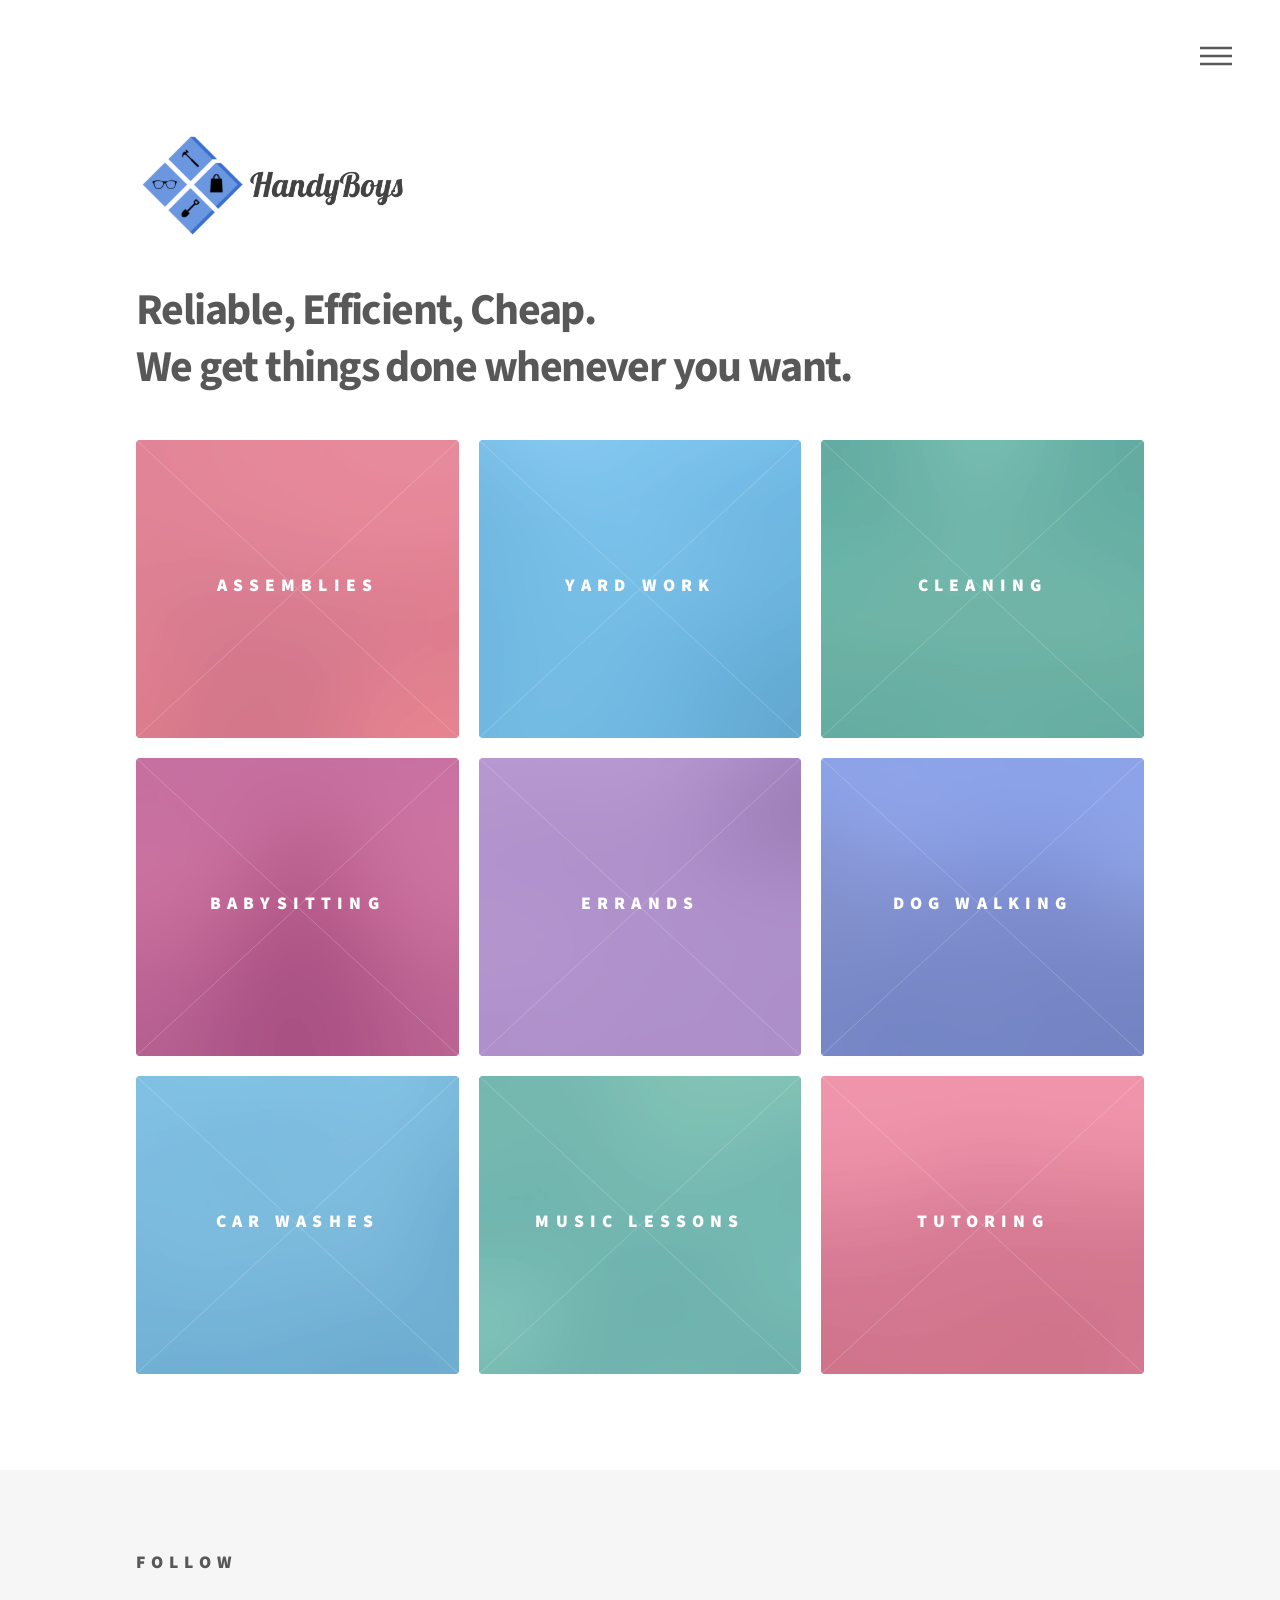
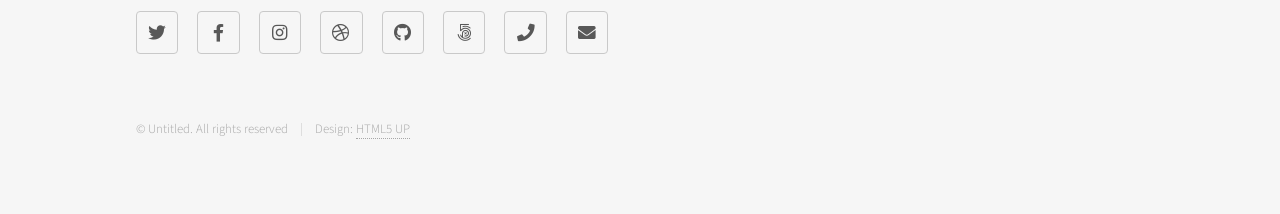
<file: index.html>
<!DOCTYPE HTML>
<!--
	Phantom by HTML5 UP
	html5up.net | @ajlkn
	Free for personal and commercial use under the CCA 3.0 license (html5up.net/license)
-->
<html>
	<head>
		<title>HandyBoys</title>
		<meta charset="utf-8" />
		<meta name="viewport" content="width=device-width, initial-scale=1, user-scalable=no" />
		<link rel="stylesheet" href="assets/css/main.css" />
		<noscript><link rel="stylesheet" href="assets/css/noscript.css" /></noscript>
	</head>
	<body class="is-preload">
		<!-- Wrapper -->
			<div id="wrapper">

				<!-- Header -->
					<header id="header">
						<div class="inner">

							<!-- Logo -->
								<a href="index.html" class="logo">
									<span class="symbol"><img src="images/lighter-brand.png" alt="" />
								</a>

							<!-- Nav -->
								<nav>
									<ul>
										<li><a href="#menu">Menu</a></li>
									</ul>
								</nav>

						</div>
					</header>

				<!-- Menu -->
					<nav id="menu">
						<h2>Menu</h2>
						<ul>
							<li><a href="index.html">Home</a></li>
							<li><a href="generic.html">About Us</a></li>
						</ul>
					</nav>

				<!-- Main -->
					<div id="main">
						<div class="inner">
							<header>
								<h1>Reliable, Efficient, Cheap.<br />
								We get things done whenever you want.</h1>
							</header>
							<section class="tiles">
								<article class="style1">
									<span class="image">
										<img src="images/pic01.jpg" alt="" />
									</span>
									<a href="assemblies.html">
										<h2>Assemblies</h2>
										<div class="content">
											<p>$12.00 USD per hour. Click for details.</p>
										</div>
									</a>
								</article>
								<article class="style2">
									<span class="image">
										<img src="images/pic02.jpg" alt="" />
									</span>
									<a href="yardwork.html">
										<h2>Yard Work</h2>
										<div class="content">
											<p>$12.00 USD per hour. Click for details.</p>
										</div>
									</a>
								</article>
								<article class="style3">
									<span class="image">
										<img src="images/pic03.jpg" alt="" />
									</span>
									<a href="cleaning.html">
										<h2>Cleaning</h2>
										<div class="content">
											<p>$12.00 USD per hour. Click for details.</p>
										</div>
									</a>
								</article>
								<article class="style4">
									<span class="image">
										<img src="images/pic04.jpg" alt="" />
									</span>
									<a href="babysitting.html">
										<h2>Babysitting</h2>
										<div class="content">
											<p>$15.00 USD per hour, with packages. Click for details.</p>
										</div>
									</a>
								</article>
								<article class="style5">
									<span class="image">
										<img src="images/pic05.jpg" alt="" />
									</span>
									<a href="errands.html">
										<h2>Errands</h2>
										<div class="content">
											<p>$12.00 flat rate + 10% of final cost + Additional distance fee. Click for details.</p>
										</div>
									</a>
								</article>
								<article class="style6">
									<span class="image">
										<img src="images/pic06.jpg" alt="" />
									</span>
									<a href="dog_walking.html">
										<h2>Dog Walking</h2>
										<div class="content">
											<p>$10.00 USD per walk, with packages. Click for details.</p>
										</div>
									</a>
								</article>
								<article class="style2">
									<span class="image">
										<img src="images/pic07.jpg" alt="" />
									</span>
									<a href="carwash.html">
										<h2>Car Washes</h2>
										<div class="content">
											<p>$20.00 USD per car exterior only. $30.00 per car for exterior + interior detailing. Click for details.</p>
										</div>
									</a>
								</article>
								<article class="style3">
									<span class="image">
										<img src="images/pic08.jpg" alt="" />
									</span>
									<a href="instrument.html">
										<h2>Music Lessons</h2>
										<div class="content">
											<p>$20.00 USD per session. Click for details.</p>
										</div>
									</a>
								</article>
								<article class="style1">
									<span class="image">
										<img src="images/pic09.jpg" alt="" />
									</span>
									<a href="tutoring.html">
										<h2>Tutoring</h2>
										<div class="content">
											<p>$20.00 USD per session. Click for details..</p>
										</div>
									</a>
								</article>
							</section>
						</div>
					</div>

				<!-- Footer -->
					<footer id="footer">
						<div class="inner">
							<section>
								<h2>Follow</h2>
								<ul class="icons">
									<li><a href="#" class="icon brands style2 fa-twitter"><span class="label">Twitter</span></a></li>
									<li><a href="#" class="icon brands style2 fa-facebook-f"><span class="label">Facebook</span></a></li>
									<li><a href="#" class="icon brands style2 fa-instagram"><span class="label">Instagram</span></a></li>
									<li><a href="#" class="icon brands style2 fa-dribbble"><span class="label">Dribbble</span></a></li>
									<li><a href="#" class="icon brands style2 fa-github"><span class="label">GitHub</span></a></li>
									<li><a href="#" class="icon brands style2 fa-500px"><span class="label">500px</span></a></li>
									<li><a href="#" class="icon solid style2 fa-phone"><span class="label">Phone</span></a></li>
									<li><a href="#" class="icon solid style2 fa-envelope"><span class="label">Email</span></a></li>
								</ul>
							</section>
							<ul class="copyright">
								<li>&copy; Untitled. All rights reserved</li><li>Design: <a href="http://html5up.net">HTML5 UP</a></li>
							</ul>
						</div>
					</footer>

			</div>

		<!-- Scripts -->
			<script src="assets/js/jquery.min.js"></script>
			<script src="assets/js/browser.min.js"></script>
			<script src="assets/js/breakpoints.min.js"></script>
			<script src="assets/js/util.js"></script>
			<script src="assets/js/main.js"></script>

	</body>
</html>
</file>
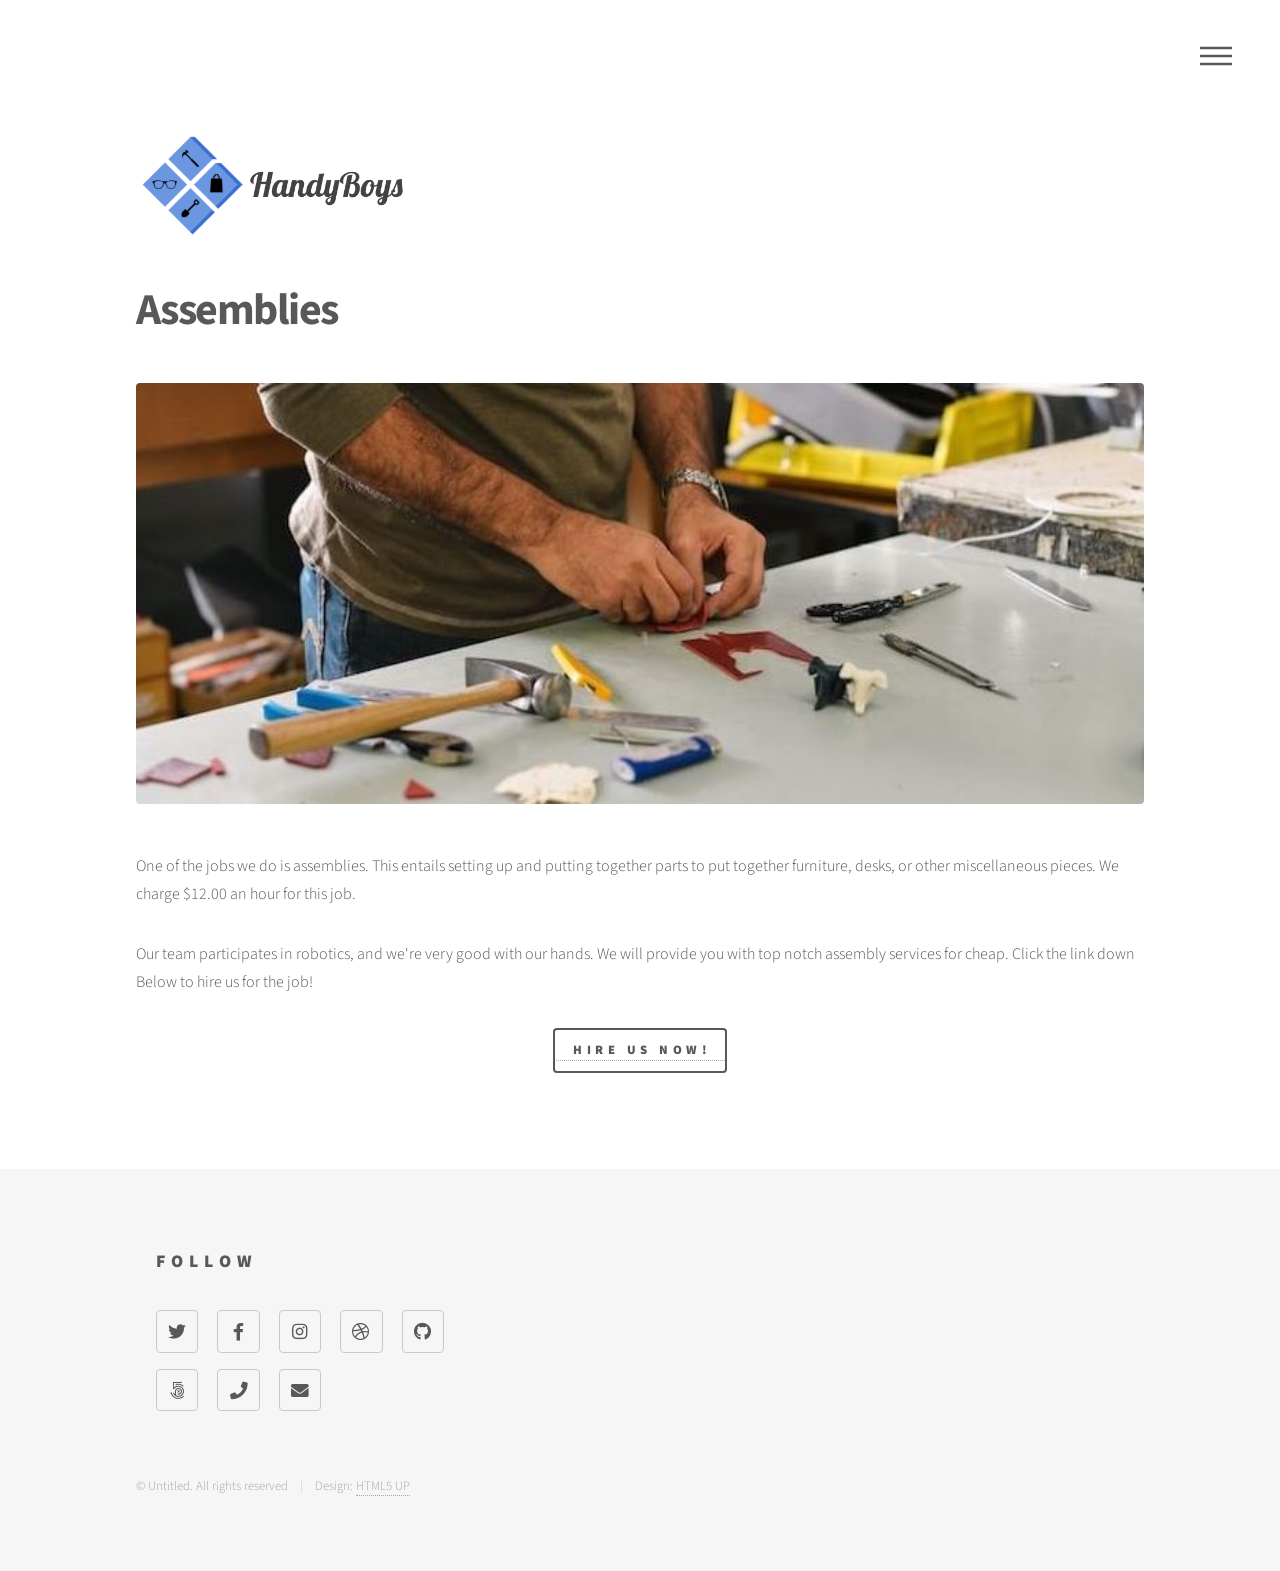
<file: assemblies copy.html>
<!DOCTYPE HTML>
<!--
	Phantom by HTML5 UP
	html5up.net | @ajlkn
	Free for personal and commercial use under the CCA 3.0 license (html5up.net/license)
-->
<html>
	<head>
		<title>Assemblies - HandyBoys</title>
		<meta charset="utf-8" />
		<meta name="viewport" content="width=device-width, initial-scale=1, user-scalable=no" />
		<link rel="stylesheet" href="assets/css/main.css" />
		<noscript><link rel="stylesheet" href="assets/css/noscript.css" /></noscript>
	</head>
	<body class="is-preload">
		<!-- Wrapper -->
			<div id="wrapper">

				<!-- Header -->
					<header id="header">
						<div class="inner">

							<!-- Logo -->
								<a href="index.html" class="logo">
									<span class="symbol"><img src="images/lighter-brand.png" alt="" /></span>
								</a>

							<!-- Nav -->
								<nav>
									<ul>
										<li><a href="#menu">Menu</a></li>
									</ul>
								</nav>

						</div>
					</header>

				<!-- Menu -->
					<nav id="menu">
						<h2>Menu</h2>
						<ul>
							<li><a href="index.html">Home</a></li>
							<li><a href="generic.html">About Us</a></li>
						</ul>
					</nav>

				<!-- Main -->
					<div id="main">
						<div class="inner">
							<h1>Assemblies</h1>
							<span class="image main"><img src="images/assembly-image.jpg" alt="" /></span>
							
							<p>One of the jobs we do is assemblies. This entails setting up and putting together parts to put together furniture, desks, or other miscellaneous pieces. We charge $12.00 an hour for this job.</p>
							<p>Our team participates in robotics, and we're very good with our hands. We will provide you with top notch assembly services for cheap. Click the link down Below to hire us for the job!</p>
							
						</div>

						<div style="text-align: center; border: 1px">
							<a href="https://forms.gle/4UTjVjHeTs3Rh5yF7" target="self"><input type="button" value="Hire us now!">
						</div>

					</div>

				<!-- Footer -->
					<footer id="footer">
						<div class="inner">
							<section>
								<h2>Follow</h2>
								<ul class="icons">
									<li><a href="#" class="icon brands style2 fa-twitter"><span class="label">Twitter</span></a></li>
									<li><a href="#" class="icon brands style2 fa-facebook-f"><span class="label">Facebook</span></a></li>
									<li><a href="#" class="icon brands style2 fa-instagram"><span class="label">Instagram</span></a></li>
									<li><a href="#" class="icon brands style2 fa-dribbble"><span class="label">Dribbble</span></a></li>
									<li><a href="#" class="icon brands style2 fa-github"><span class="label">GitHub</span></a></li>
									<li><a href="#" class="icon brands style2 fa-500px"><span class="label">500px</span></a></li>
									<li><a href="#" class="icon solid style2 fa-phone"><span class="label">Phone</span></a></li>
									<li><a href="#" class="icon solid style2 fa-envelope"><span class="label">Email</span></a></li>
								</ul>
							</section>
							<ul class="copyright">
								<li>&copy; Untitled. All rights reserved</li><li>Design: <a href="http://html5up.net">HTML5 UP</a></li>
							</ul>
						</div>
					</footer>

			</div>

		<!-- Scripts -->
			<script src="assets/js/jquery.min.js"></script>
			<script src="assets/js/browser.min.js"></script>
			<script src="assets/js/breakpoints.min.js"></script>
			<script src="assets/js/util.js"></script>
			<script src="assets/js/main.js"></script>

	</body>
</html>
</file>
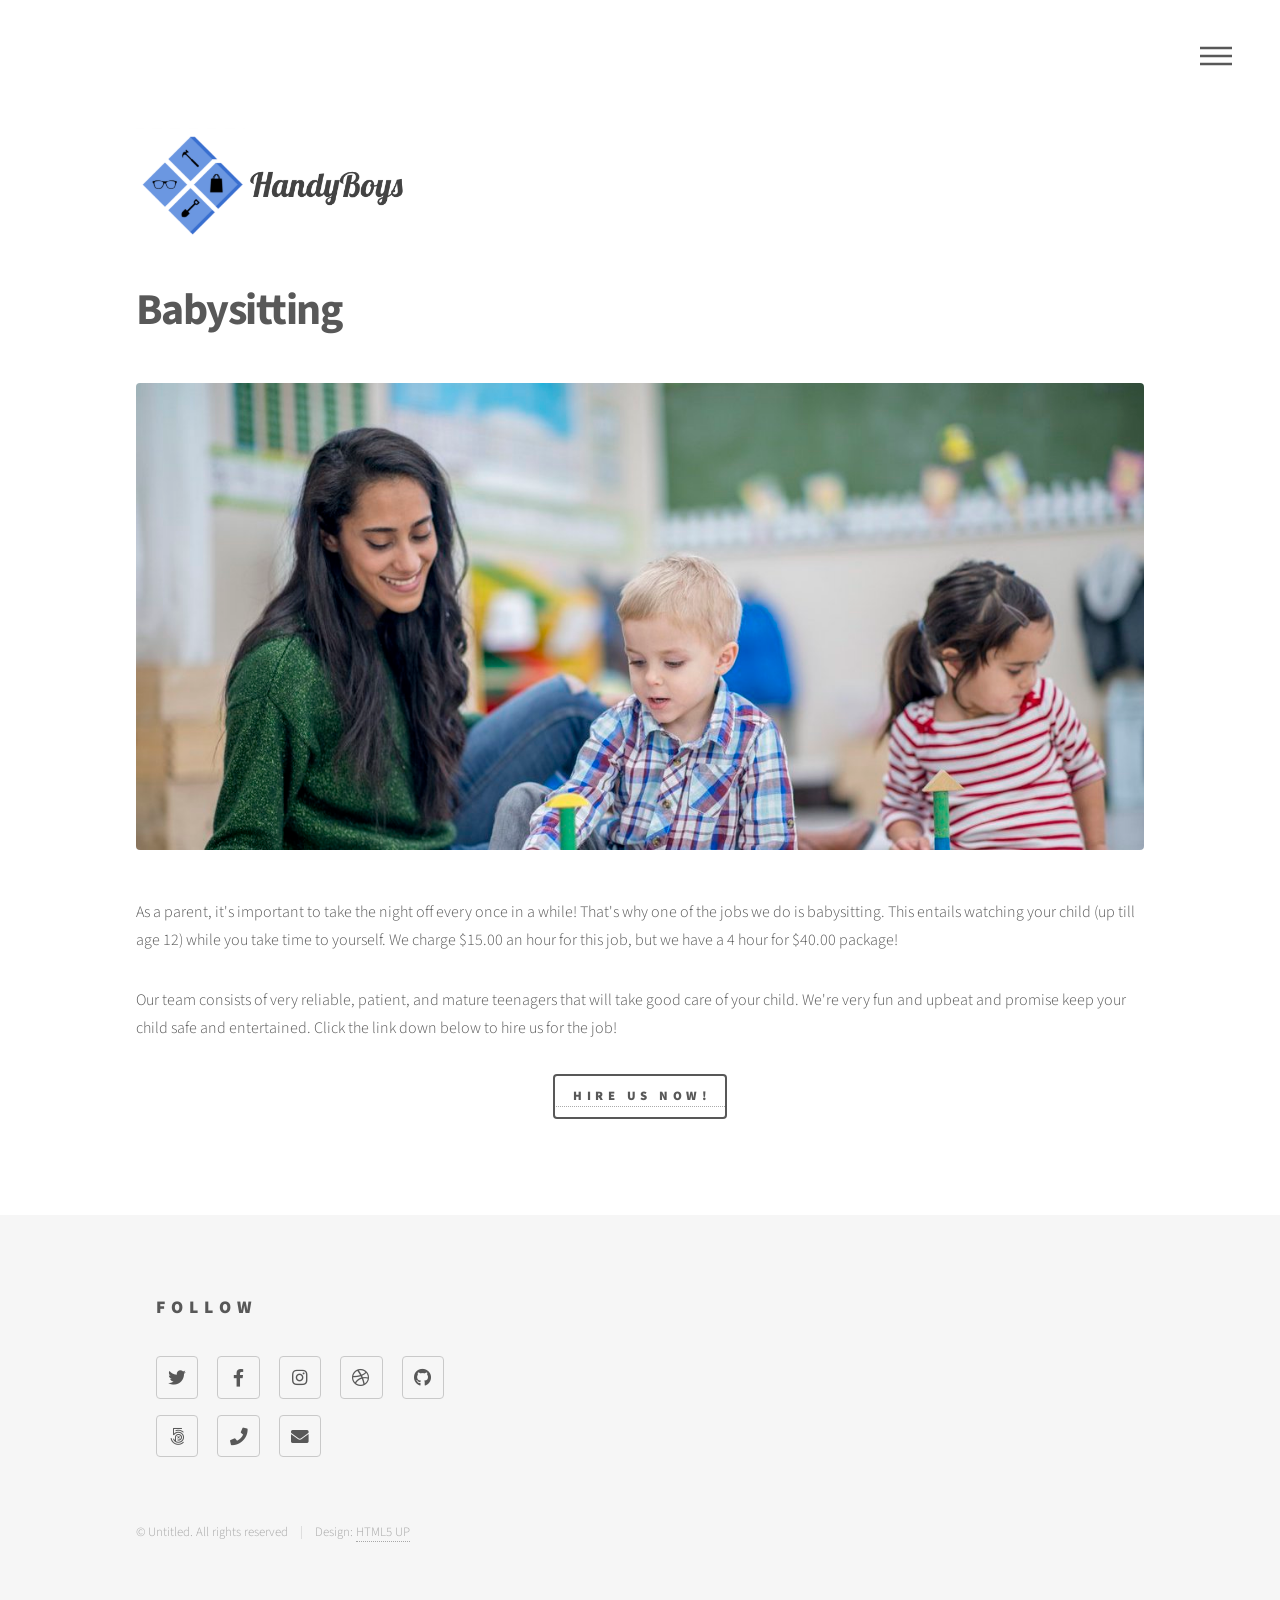
<file: babysitting copy.html>
<!DOCTYPE HTML>
<!--
	Phantom by HTML5 UP
	html5up.net | @ajlkn
	Free for personal and commercial use under the CCA 3.0 license (html5up.net/license)
-->
<html>
	<head>
		<title>Babysitting - HandyBoys</title>
		<meta charset="utf-8" />
		<meta name="viewport" content="width=device-width, initial-scale=1, user-scalable=no" />
		<link rel="stylesheet" href="assets/css/main.css" />
		<noscript><link rel="stylesheet" href="assets/css/noscript.css" /></noscript>
	</head>
	<body class="is-preload">
		<!-- Wrapper -->
			<div id="wrapper">

				<!-- Header -->
					<header id="header">
						<div class="inner">

							<!-- Logo -->
								<a href="index.html" class="logo">
									<span class="symbol"><img src="images/lighter-brand.png" alt="" /></span>
								</a>

							<!-- Nav -->
								<nav>
									<ul>
										<li><a href="#menu">Menu</a></li>
									</ul>
								</nav>

						</div>
					</header>

				<!-- Menu -->
					<nav id="menu">
						<h2>Menu</h2>
						<ul>
							<li><a href="index.html">Home</a></li>
							<li><a href="generic.html">About Us</a></li>
						</ul>
					</nav>

				<!-- Main -->
					<div id="main">
						<div class="inner">
							<h1>Babysitting</h1>
							<span class="image main"><img src="images/babysitting.jpg" alt="" /></span>
							
							<p>As a parent, it's important to take the night off every once in a while! That's why one of the jobs we do is babysitting. This entails watching your child (up till age 12) while you take time to yourself. We charge $15.00 an hour for this job, but we have a 4 hour for $40.00 package!</p>
							<p>Our team consists of very reliable, patient, and mature teenagers that will take good care of your child. We're very fun and upbeat and promise keep your child safe and entertained. Click the link down below to hire us for the job!</p>
							
						</div>

						<div style="text-align: center; border: 1px">
							<a href="https://forms.gle/4UTjVjHeTs3Rh5yF7" target="self"><input type="button" value="Hire us now!">
						</div>

					</div>

				<!-- Footer -->
					<footer id="footer">
						<div class="inner">
							<section>
								<h2>Follow</h2>
								<ul class="icons">
									<li><a href="#" class="icon brands style2 fa-twitter"><span class="label">Twitter</span></a></li>
									<li><a href="#" class="icon brands style2 fa-facebook-f"><span class="label">Facebook</span></a></li>
									<li><a href="#" class="icon brands style2 fa-instagram"><span class="label">Instagram</span></a></li>
									<li><a href="#" class="icon brands style2 fa-dribbble"><span class="label">Dribbble</span></a></li>
									<li><a href="#" class="icon brands style2 fa-github"><span class="label">GitHub</span></a></li>
									<li><a href="#" class="icon brands style2 fa-500px"><span class="label">500px</span></a></li>
									<li><a href="#" class="icon solid style2 fa-phone"><span class="label">Phone</span></a></li>
									<li><a href="#" class="icon solid style2 fa-envelope"><span class="label">Email</span></a></li>
								</ul>
							</section>
							<ul class="copyright">
								<li>&copy; Untitled. All rights reserved</li><li>Design: <a href="http://html5up.net">HTML5 UP</a></li>
							</ul>
						</div>
					</footer>

			</div>

		<!-- Scripts -->
			<script src="assets/js/jquery.min.js"></script>
			<script src="assets/js/browser.min.js"></script>
			<script src="assets/js/breakpoints.min.js"></script>
			<script src="assets/js/util.js"></script>
			<script src="assets/js/main.js"></script>

	</body>
</html>
</file>
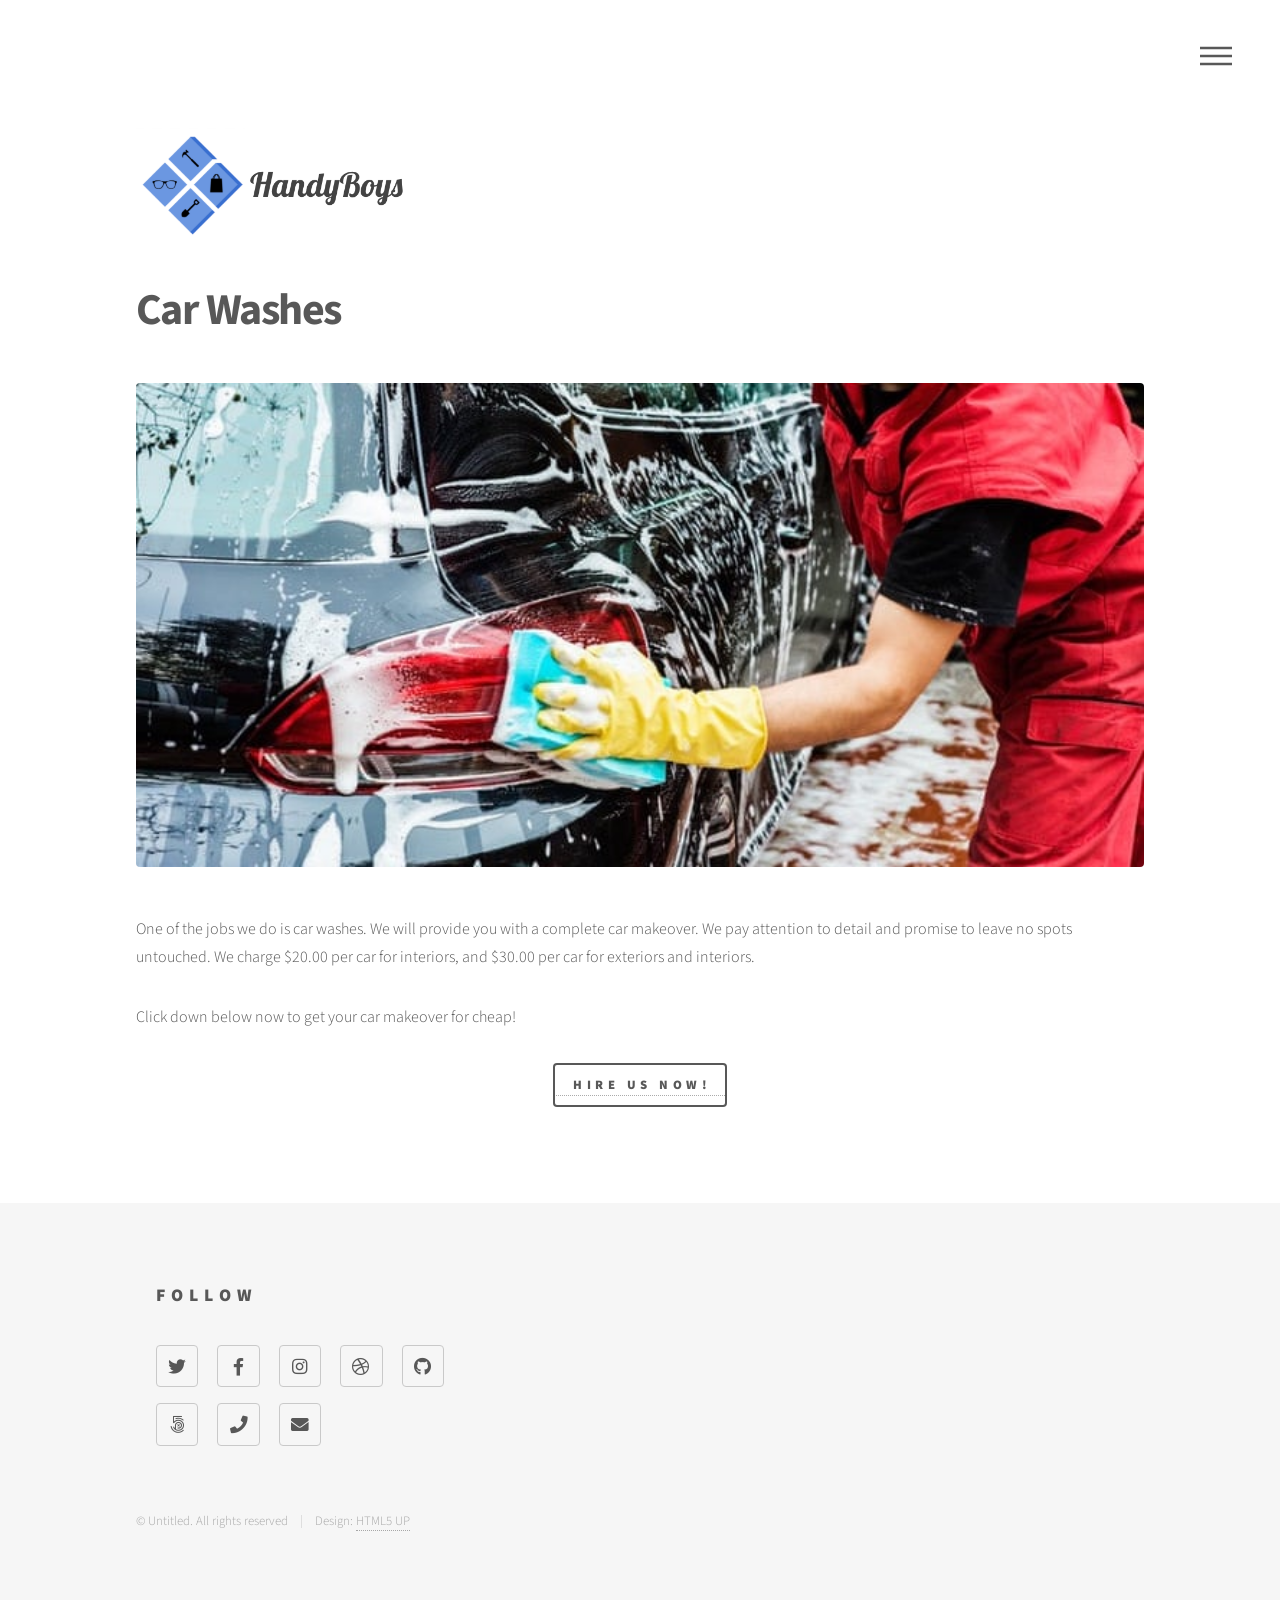
<file: carwash copy.html>
<!DOCTYPE HTML>
<!--
	Phantom by HTML5 UP
	html5up.net | @ajlkn
	Free for personal and commercial use under the CCA 3.0 license (html5up.net/license)
-->
<html>
	<head>
		<title>Car Washes - HandyBoys</title>
		<meta charset="utf-8" />
		<meta name="viewport" content="width=device-width, initial-scale=1, user-scalable=no" />
		<link rel="stylesheet" href="assets/css/main.css" />
		<noscript><link rel="stylesheet" href="assets/css/noscript.css" /></noscript>
	</head>
	<body class="is-preload">
		<!-- Wrapper -->
			<div id="wrapper">

				<!-- Header -->
					<header id="header">
						<div class="inner">

							<!-- Logo -->
								<a href="index.html" class="logo">
									<span class="symbol"><img src="images/lighter-brand.png" alt="" /></span>
								</a>

							<!-- Nav -->
								<nav>
									<ul>
										<li><a href="#menu">Menu</a></li>
									</ul>
								</nav>

						</div>
					</header>

				<!-- Menu -->
					<nav id="menu">
						<h2>Menu</h2>
						<ul>
							<li><a href="index.html">Home</a></li>
							<li><a href="generic.html">About Us</a></li>
						</ul>
					</nav>

				<!-- Main -->
					<div id="main">
						<div class="inner">
							<h1>Car Washes</h1>
							<span class="image main"><img src="images/carwash.jpg" alt="" /></span>
							
							<p>One of the jobs we do is car washes. We will provide you with a complete car makeover. We pay attention to detail and promise to leave no spots untouched. We charge $20.00 per car for interiors, and $30.00 per car for exteriors and interiors.</p>
							<p>Click down below now to get your car makeover for cheap!</p>
							
						</div>

						<div style="text-align: center; border: 1px">
							<a href="https://forms.gle/4UTjVjHeTs3Rh5yF7" target="self"><input type="button" value="Hire us now!">
						</div>

					</div>

				<!-- Footer -->
					<footer id="footer">
						<div class="inner">
							<section>
								<h2>Follow</h2>
								<ul class="icons">
									<li><a href="#" class="icon brands style2 fa-twitter"><span class="label">Twitter</span></a></li>
									<li><a href="#" class="icon brands style2 fa-facebook-f"><span class="label">Facebook</span></a></li>
									<li><a href="#" class="icon brands style2 fa-instagram"><span class="label">Instagram</span></a></li>
									<li><a href="#" class="icon brands style2 fa-dribbble"><span class="label">Dribbble</span></a></li>
									<li><a href="#" class="icon brands style2 fa-github"><span class="label">GitHub</span></a></li>
									<li><a href="#" class="icon brands style2 fa-500px"><span class="label">500px</span></a></li>
									<li><a href="#" class="icon solid style2 fa-phone"><span class="label">Phone</span></a></li>
									<li><a href="#" class="icon solid style2 fa-envelope"><span class="label">Email</span></a></li>
								</ul>
							</section>
							<ul class="copyright">
								<li>&copy; Untitled. All rights reserved</li><li>Design: <a href="http://html5up.net">HTML5 UP</a></li>
							</ul>
						</div>
					</footer>

			</div>

		<!-- Scripts -->
			<script src="assets/js/jquery.min.js"></script>
			<script src="assets/js/browser.min.js"></script>
			<script src="assets/js/breakpoints.min.js"></script>
			<script src="assets/js/util.js"></script>
			<script src="assets/js/main.js"></script>

	</body>
</html>
</file>
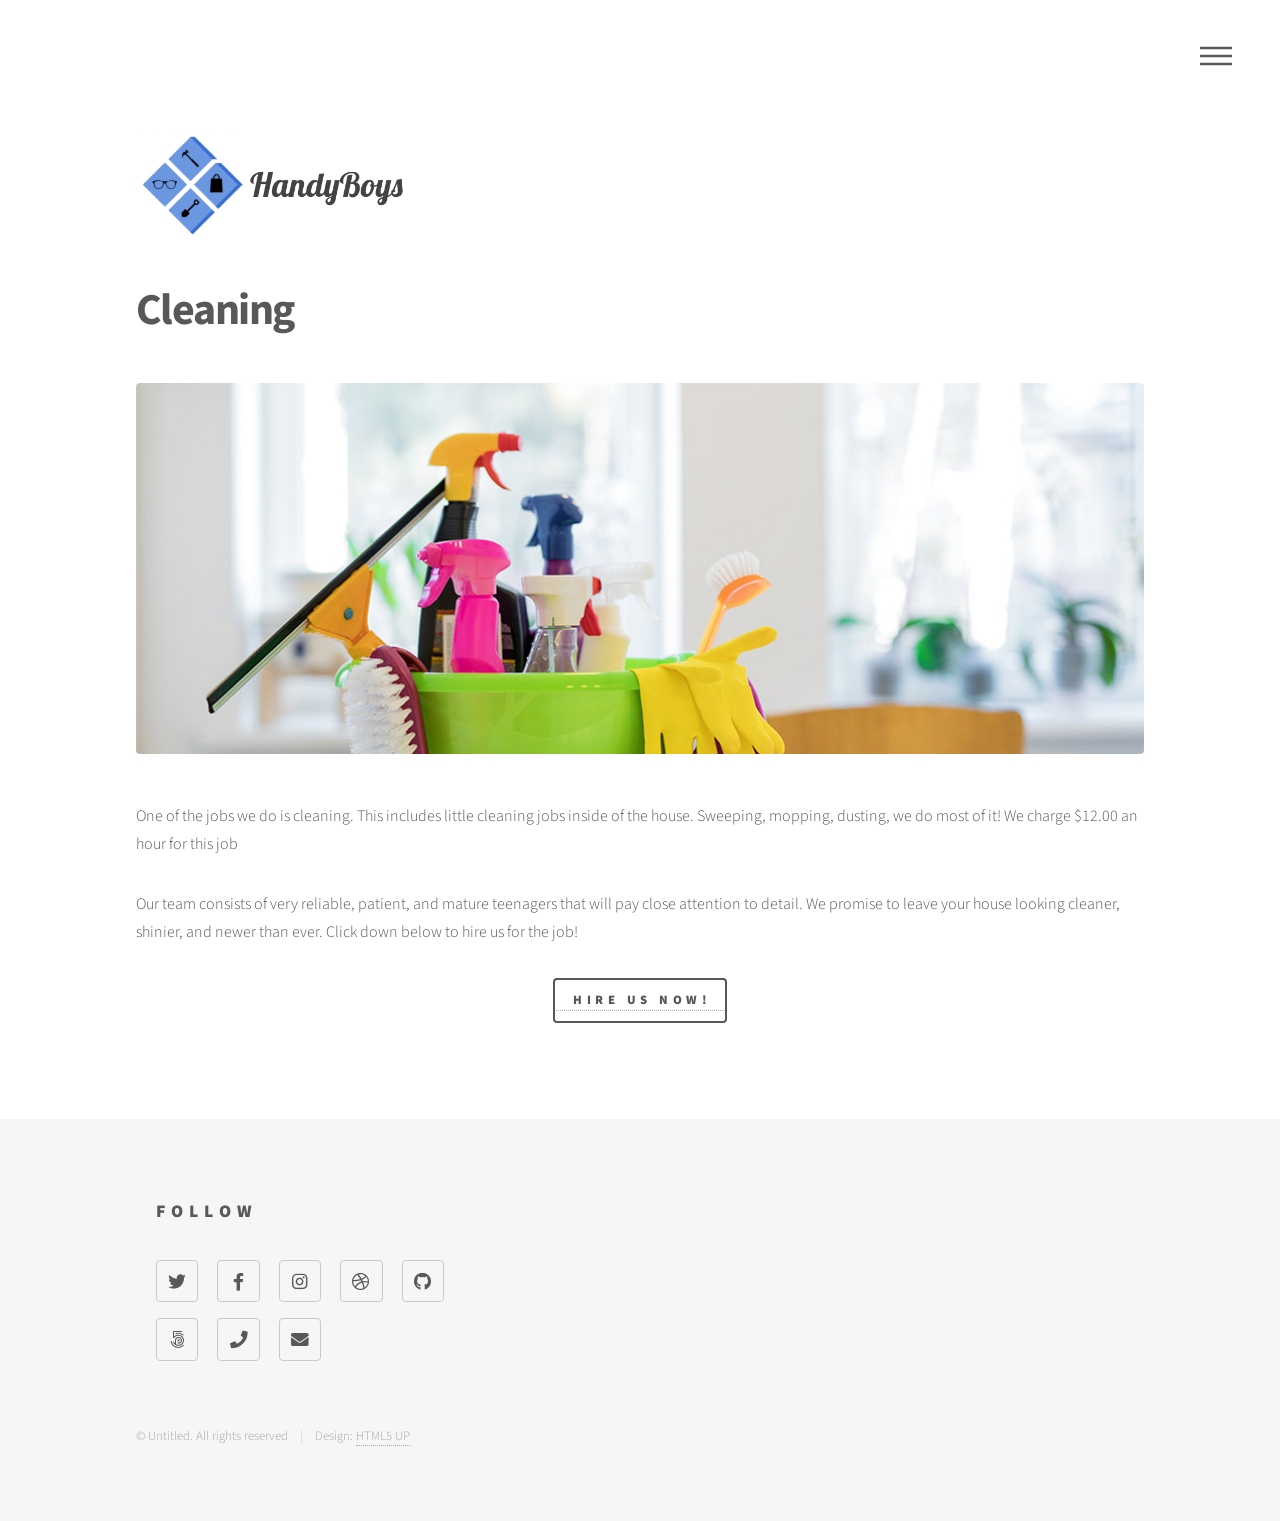
<file: cleaning copy.html>
<!DOCTYPE HTML>
<!--
	Phantom by HTML5 UP
	html5up.net | @ajlkn
	Free for personal and commercial use under the CCA 3.0 license (html5up.net/license)
-->
<html>
	<head>
		<title>Cleaning - HandyBoys</title>
		<meta charset="utf-8" />
		<meta name="viewport" content="width=device-width, initial-scale=1, user-scalable=no" />
		<link rel="stylesheet" href="assets/css/main.css" />
		<noscript><link rel="stylesheet" href="assets/css/noscript.css" /></noscript>
	</head>
	<body class="is-preload">
		<!-- Wrapper -->
			<div id="wrapper">

				<!-- Header -->
					<header id="header">
						<div class="inner">

							<!-- Logo -->
								<a href="index.html" class="logo">
									<span class="symbol"><img src="images/lighter-brand.png" alt="" /></span>
								</a>

							<!-- Nav -->
								<nav>
									<ul>
										<li><a href="#menu">Menu</a></li>
									</ul>
								</nav>

						</div>
					</header>

				<!-- Menu -->
					<nav id="menu">
						<h2>Menu</h2>
						<ul>
							<li><a href="index.html">Home</a></li>
							<li><a href="generic.html">About Us</a></li>
						</ul>
					</nav>

				<!-- Main -->
					<div id="main">
						<div class="inner">
							<h1>Cleaning</h1>
							<span class="image main"><img src="images/cleaning.jpg" alt="" /></span>
							
							<p>One of the jobs we do is cleaning. This includes little cleaning jobs inside of the house. Sweeping, mopping, dusting, we do most of it! We charge $12.00 an hour for this job</p>
							<p>Our team consists of very reliable, patient, and mature teenagers that will pay close attention to detail. We promise to leave your house looking cleaner, shinier, and newer than ever. Click down below to hire us for the job!</p>
							
						</div>

						<div style="text-align: center; border: 1px">
							<a href="https://forms.gle/4UTjVjHeTs3Rh5yF7" target="self"><input type="button" value="Hire us now!">
						</div>

					</div>

				<!-- Footer -->
					<footer id="footer">
						<div class="inner">
							<section>
								<h2>Follow</h2>
								<ul class="icons">
									<li><a href="#" class="icon brands style2 fa-twitter"><span class="label">Twitter</span></a></li>
									<li><a href="#" class="icon brands style2 fa-facebook-f"><span class="label">Facebook</span></a></li>
									<li><a href="#" class="icon brands style2 fa-instagram"><span class="label">Instagram</span></a></li>
									<li><a href="#" class="icon brands style2 fa-dribbble"><span class="label">Dribbble</span></a></li>
									<li><a href="#" class="icon brands style2 fa-github"><span class="label">GitHub</span></a></li>
									<li><a href="#" class="icon brands style2 fa-500px"><span class="label">500px</span></a></li>
									<li><a href="#" class="icon solid style2 fa-phone"><span class="label">Phone</span></a></li>
									<li><a href="#" class="icon solid style2 fa-envelope"><span class="label">Email</span></a></li>
								</ul>
							</section>
							<ul class="copyright">
								<li>&copy; Untitled. All rights reserved</li><li>Design: <a href="http://html5up.net">HTML5 UP</a></li>
							</ul>
						</div>
					</footer>

			</div>

		<!-- Scripts -->
			<script src="assets/js/jquery.min.js"></script>
			<script src="assets/js/browser.min.js"></script>
			<script src="assets/js/breakpoints.min.js"></script>
			<script src="assets/js/util.js"></script>
			<script src="assets/js/main.js"></script>

	</body>
</html>
</file>
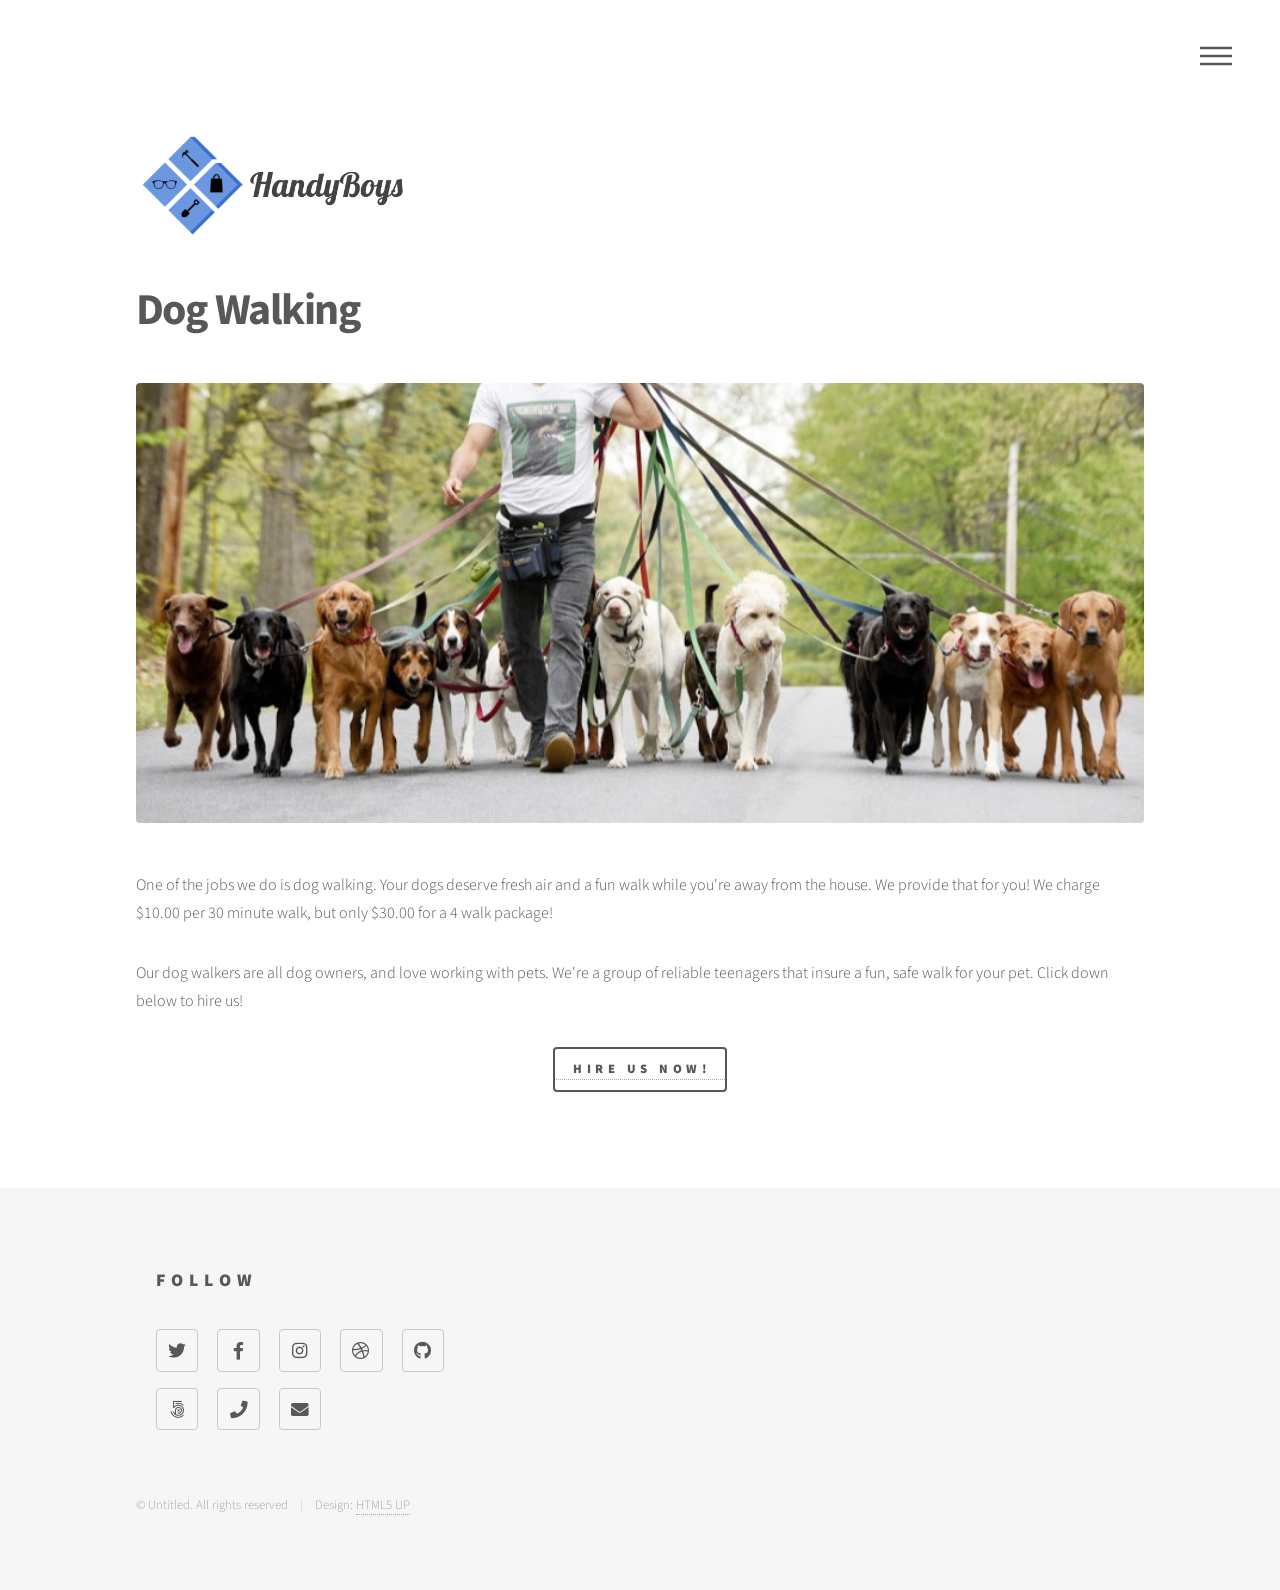
<file: dog_walking copy.html>
<!DOCTYPE HTML>
<!--
	Phantom by HTML5 UP
	html5up.net | @ajlkn
	Free for personal and commercial use under the CCA 3.0 license (html5up.net/license)
-->
<html>
	<head>
		<title>Dog Walking - HandyBoys</title>
		<meta charset="utf-8" />
		<meta name="viewport" content="width=device-width, initial-scale=1, user-scalable=no" />
		<link rel="stylesheet" href="assets/css/main.css" />
		<noscript><link rel="stylesheet" href="assets/css/noscript.css" /></noscript>
	</head>
	<body class="is-preload">
		<!-- Wrapper -->
			<div id="wrapper">

				<!-- Header -->
					<header id="header">
						<div class="inner">

							<!-- Logo -->
								<a href="index.html" class="logo">
									<span class="symbol"><img src="images/lighter-brand.png" alt="" /></span>
								</a>

							<!-- Nav -->
								<nav>
									<ul>
										<li><a href="#menu">Menu</a></li>
									</ul>
								</nav>

						</div>
					</header>

				<!-- Menu -->
					<nav id="menu">
						<h2>Menu</h2>
						<ul>
							<li><a href="index.html">Home</a></li>
							<li><a href="generic.html">About Us</a></li>
						</ul>
					</nav>

				<!-- Main -->
					<div id="main">
						<div class="inner">
							<h1>Dog Walking</h1>
							<span class="image main"><img src="images/dogwalk.jpg" alt="" /></span>
							
							<p>One of the jobs we do is dog walking. Your dogs deserve fresh air and a fun walk while you're away from the house. We provide that for you! We charge $10.00 per 30 minute walk, but only $30.00 for a 4 walk package!</p>
							<p>Our dog walkers are all dog owners, and love working with pets. We're a group of reliable teenagers that insure a fun, safe walk for your pet. Click down below to hire us!</p>
							
						</div>

						<div style="text-align: center; border: 1px">
							<a href="https://forms.gle/4UTjVjHeTs3Rh5yF7" target="self"><input type="button" value="Hire us now!">
						</div>

					</div>

				<!-- Footer -->
					<footer id="footer">
						<div class="inner">
							<section>
								<h2>Follow</h2>
								<ul class="icons">
									<li><a href="#" class="icon brands style2 fa-twitter"><span class="label">Twitter</span></a></li>
									<li><a href="#" class="icon brands style2 fa-facebook-f"><span class="label">Facebook</span></a></li>
									<li><a href="#" class="icon brands style2 fa-instagram"><span class="label">Instagram</span></a></li>
									<li><a href="#" class="icon brands style2 fa-dribbble"><span class="label">Dribbble</span></a></li>
									<li><a href="#" class="icon brands style2 fa-github"><span class="label">GitHub</span></a></li>
									<li><a href="#" class="icon brands style2 fa-500px"><span class="label">500px</span></a></li>
									<li><a href="#" class="icon solid style2 fa-phone"><span class="label">Phone</span></a></li>
									<li><a href="#" class="icon solid style2 fa-envelope"><span class="label">Email</span></a></li>
								</ul>
							</section>
							<ul class="copyright">
								<li>&copy; Untitled. All rights reserved</li><li>Design: <a href="http://html5up.net">HTML5 UP</a></li>
							</ul>
						</div>
					</footer>

			</div>

		<!-- Scripts -->
			<script src="assets/js/jquery.min.js"></script>
			<script src="assets/js/browser.min.js"></script>
			<script src="assets/js/breakpoints.min.js"></script>
			<script src="assets/js/util.js"></script>
			<script src="assets/js/main.js"></script>

	</body>
</html>
</file>
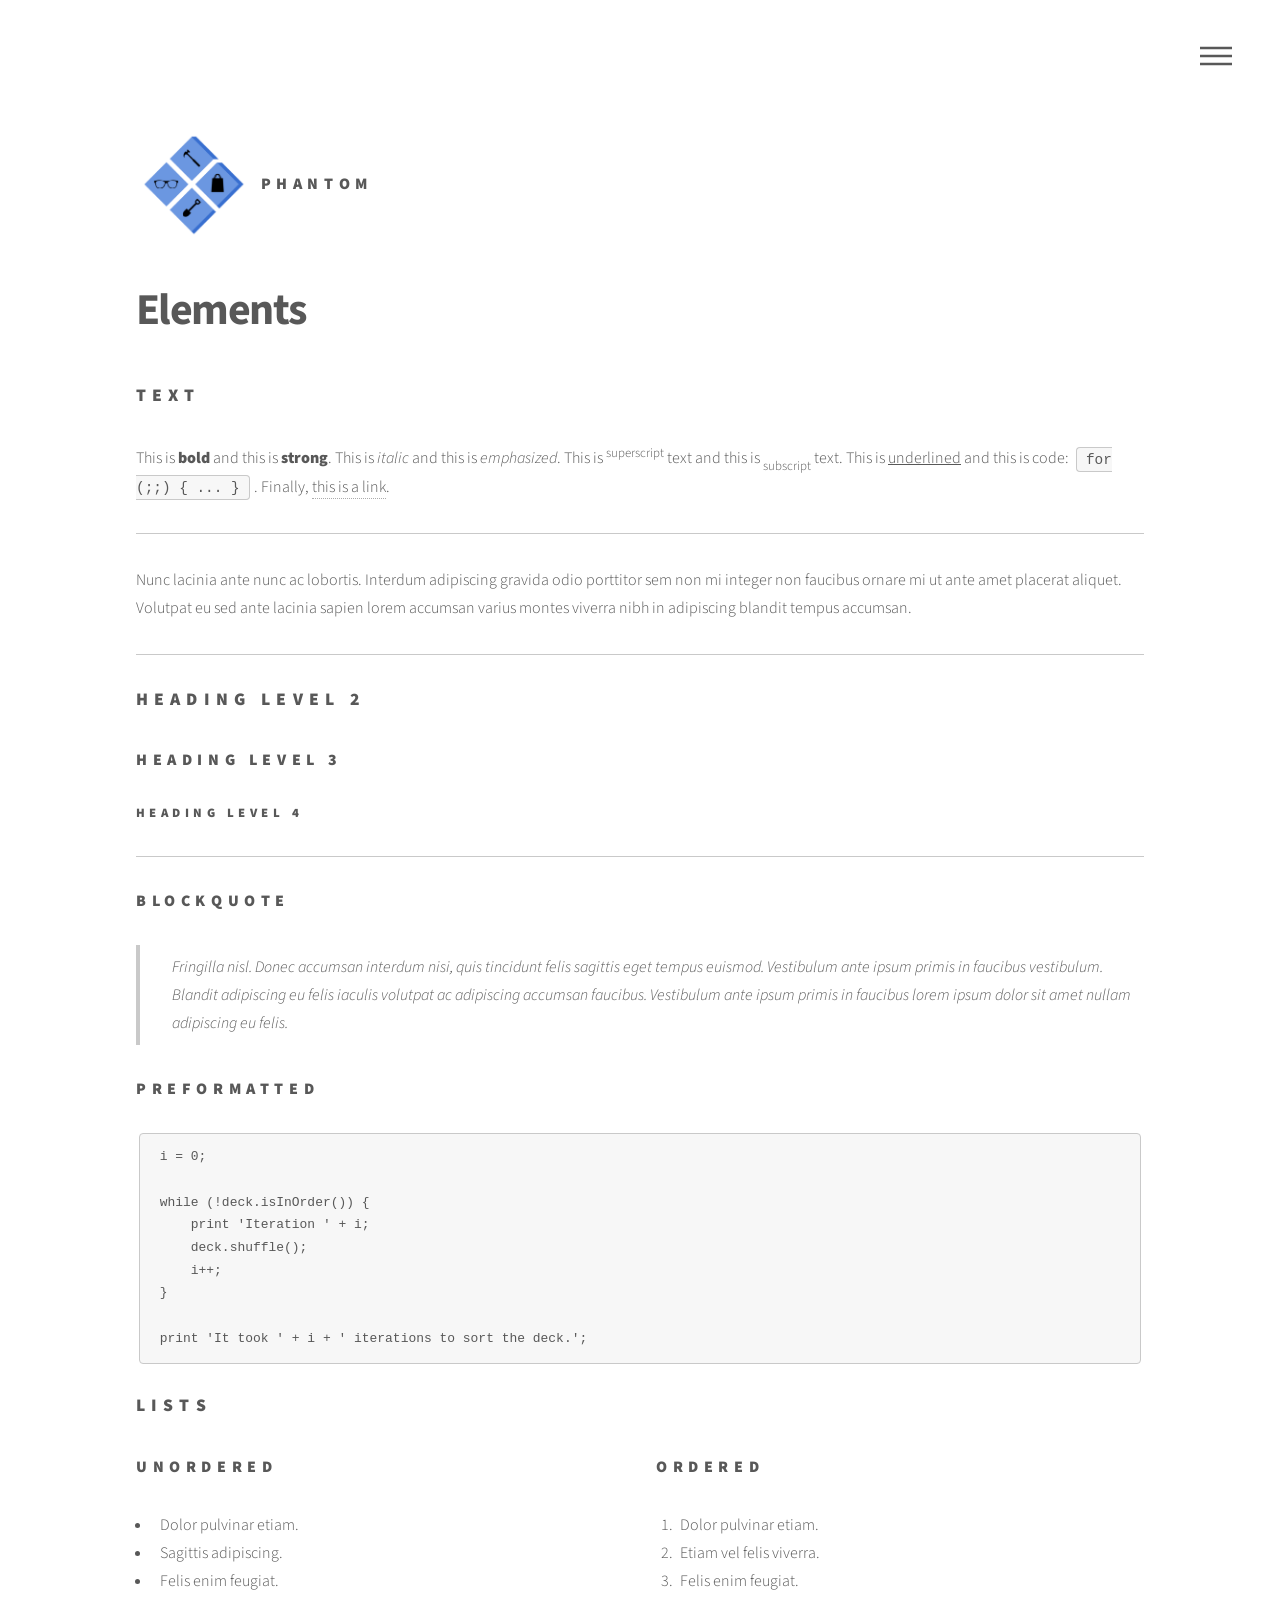
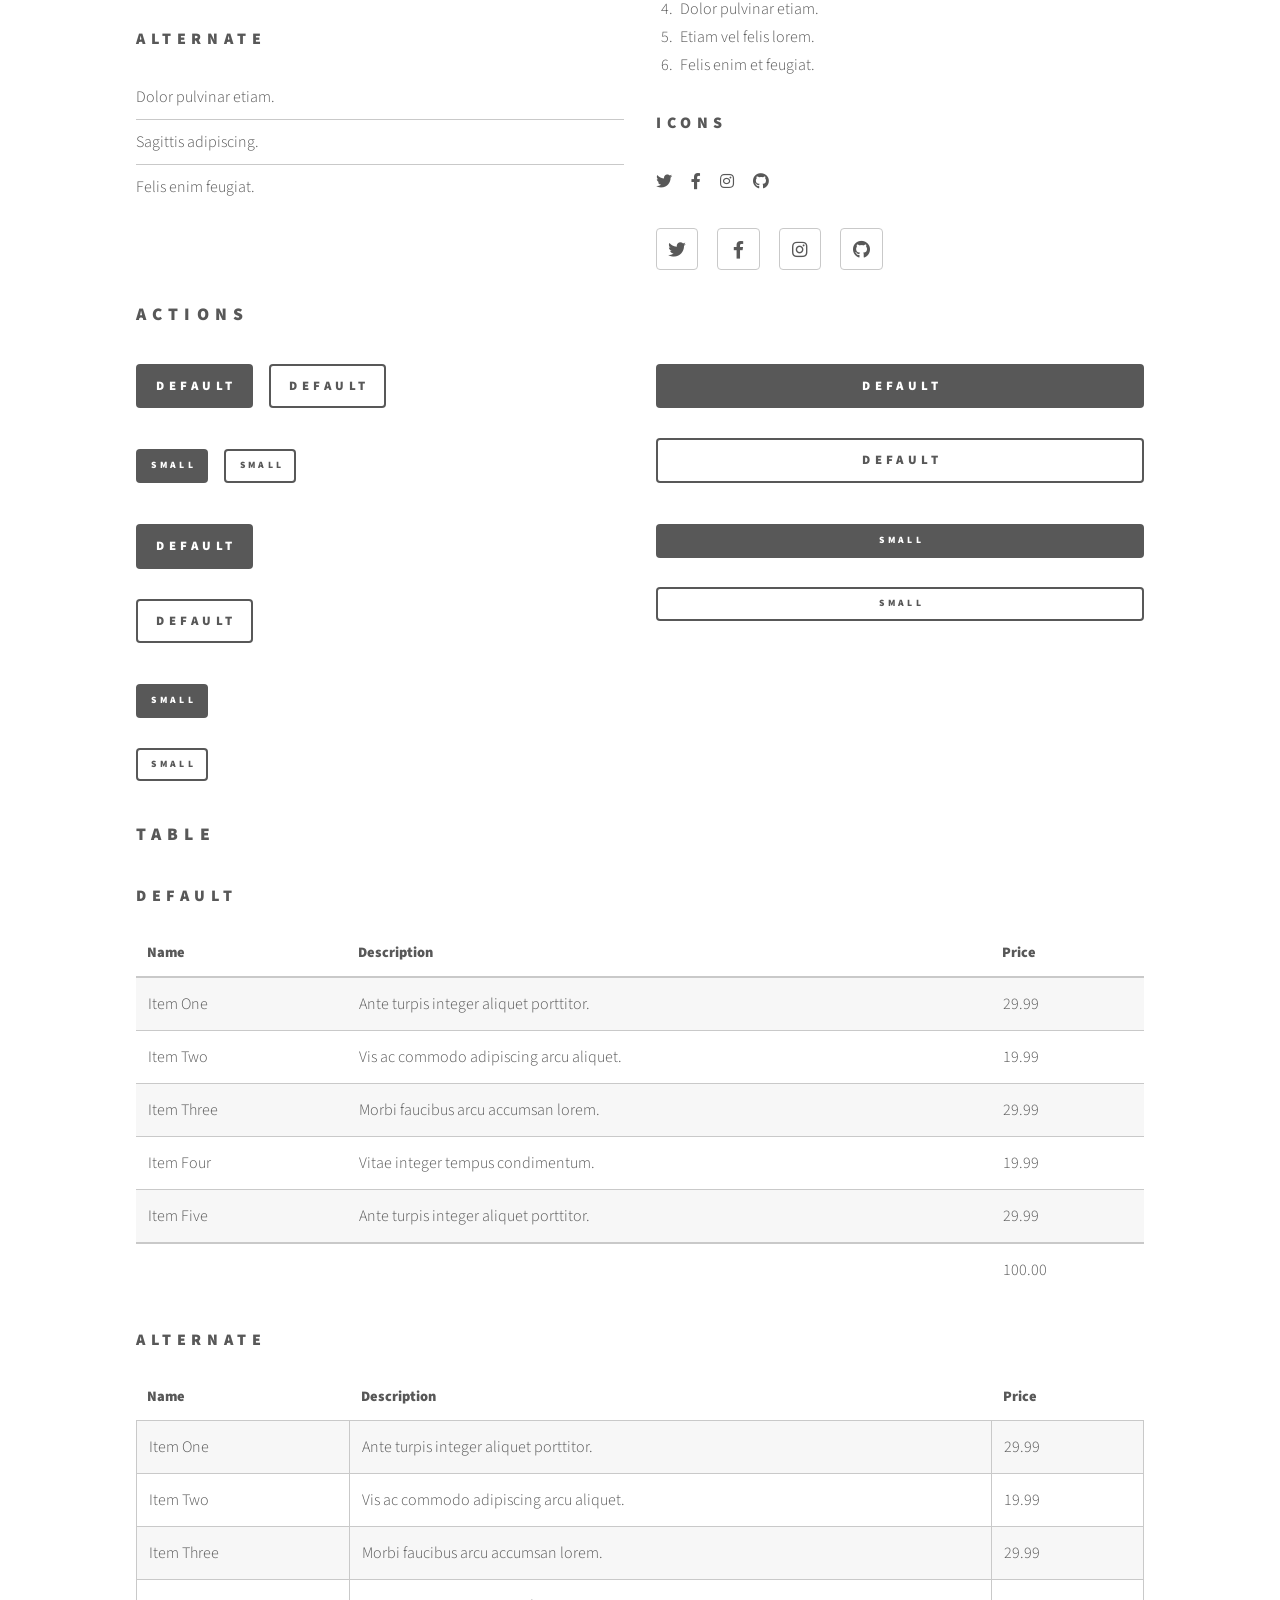
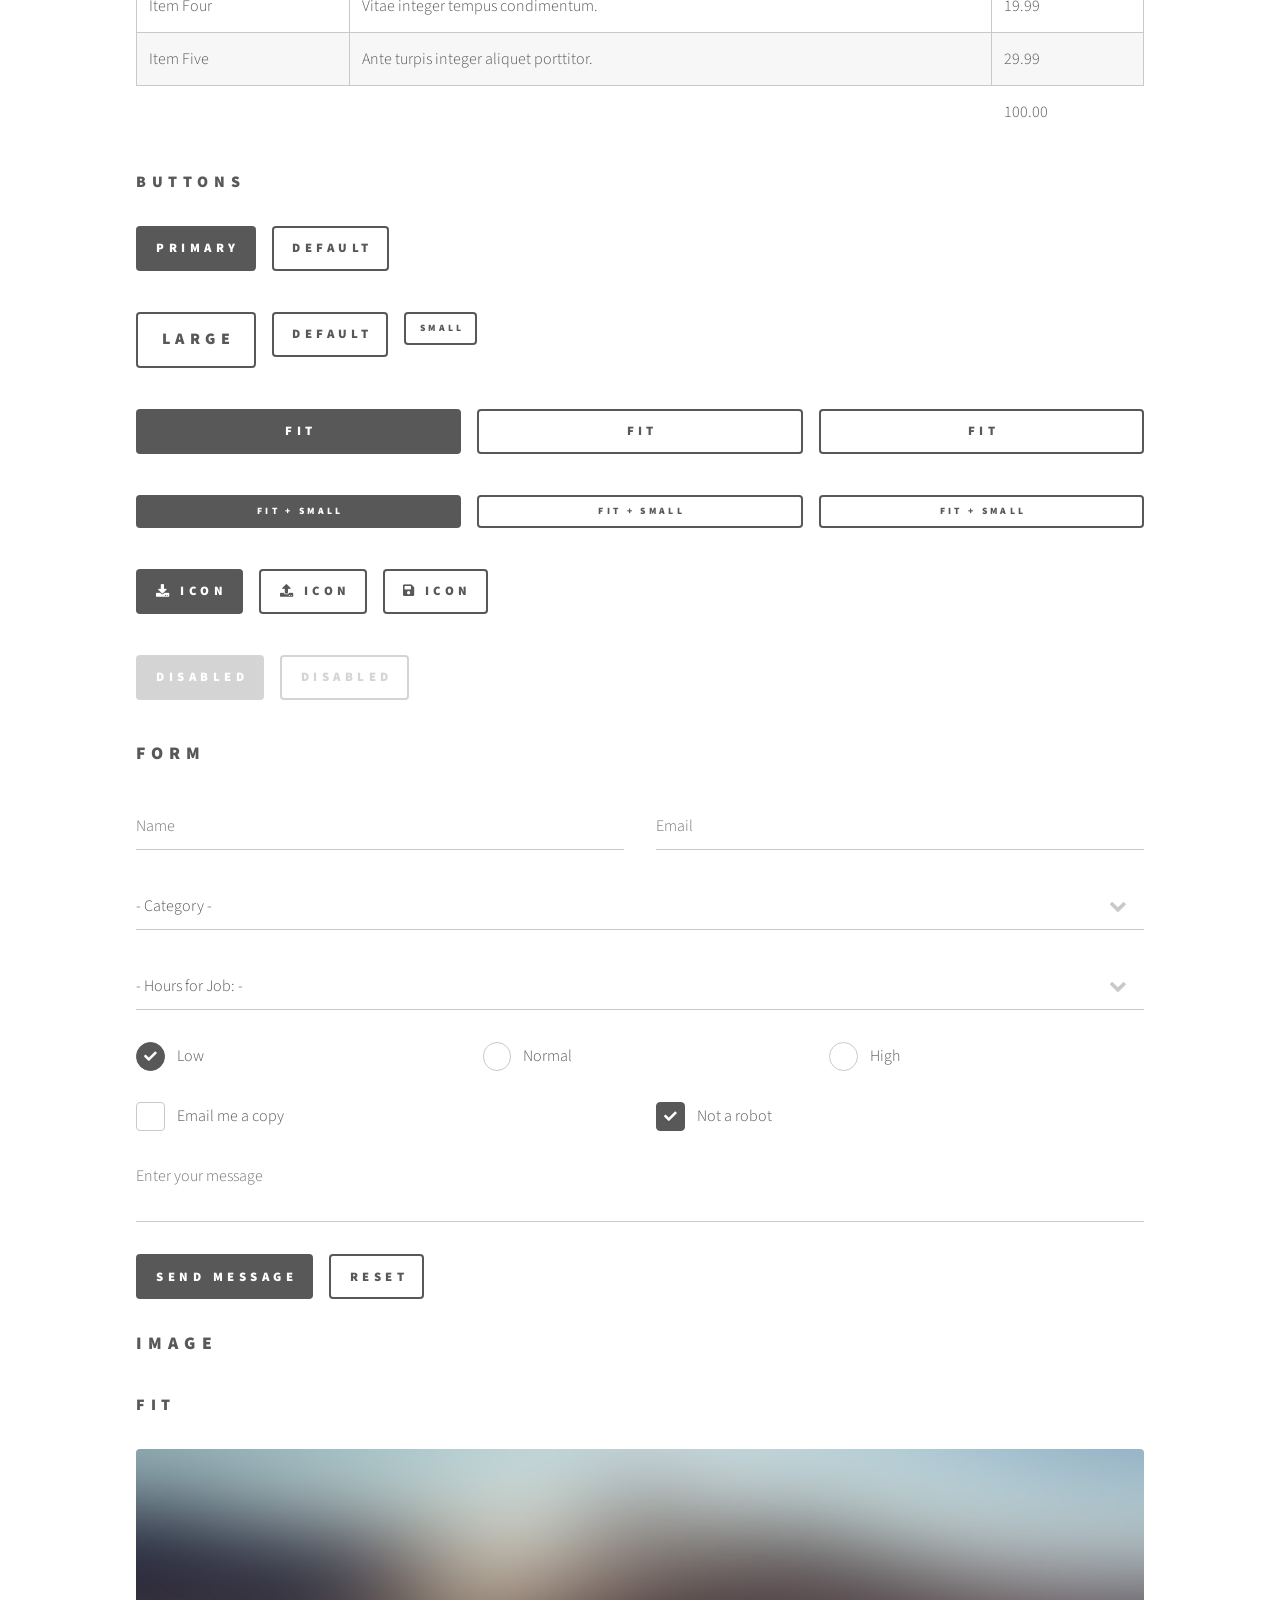
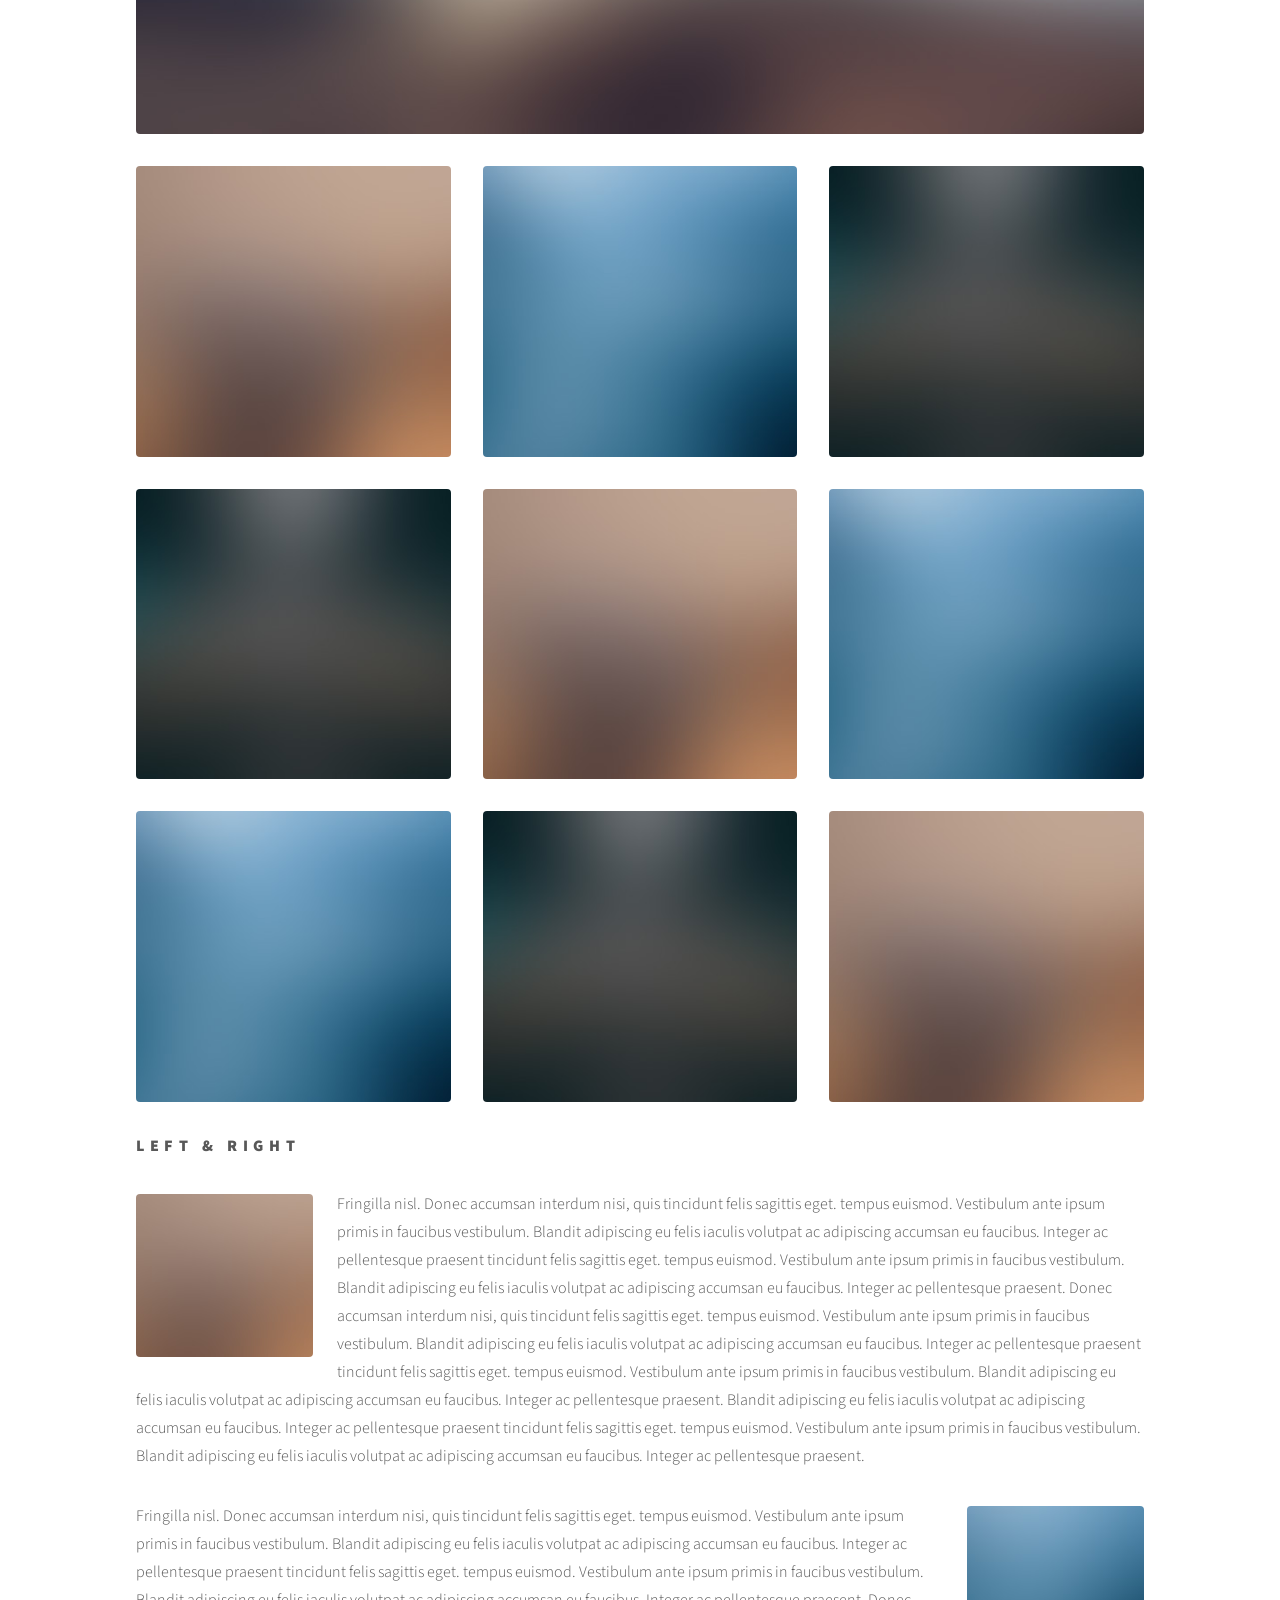
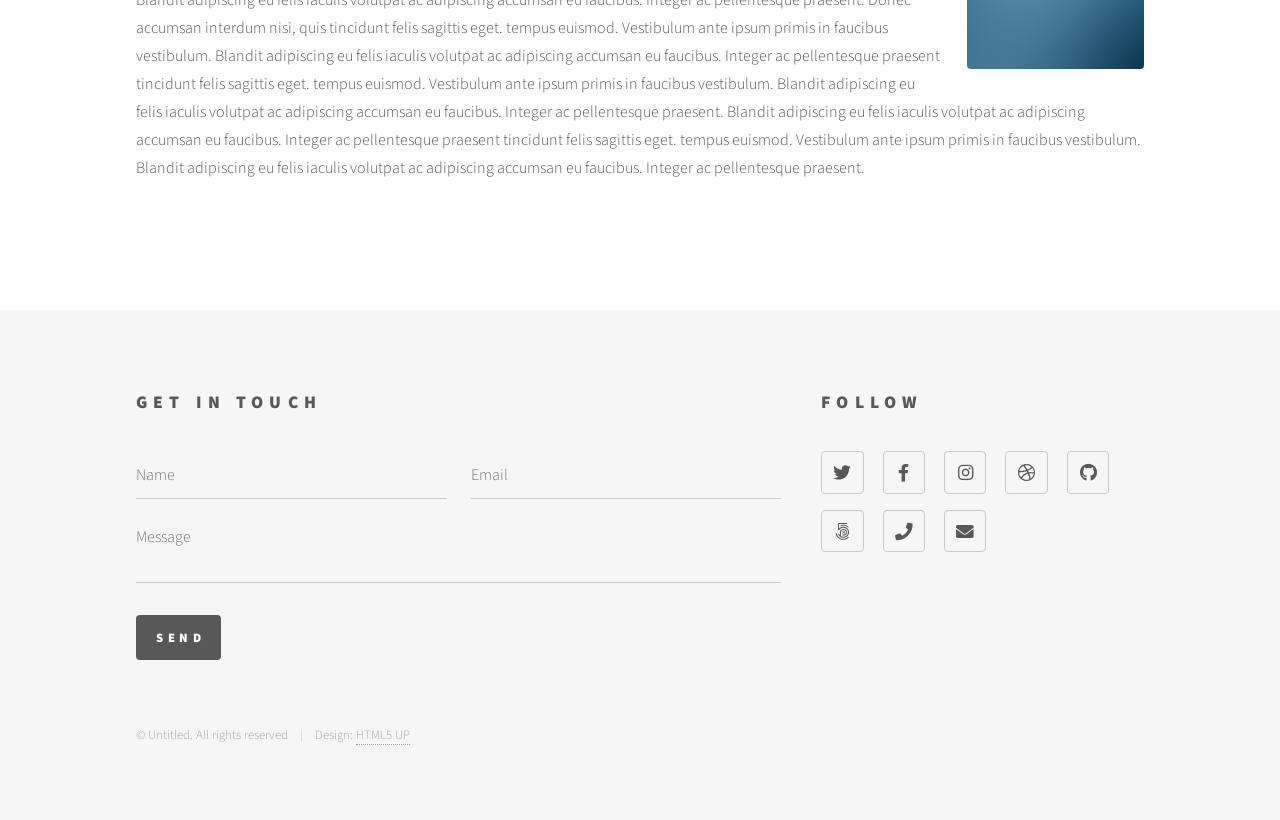
<file: elements copy.html>
<!DOCTYPE HTML>
<!--
	Phantom by HTML5 UP
	html5up.net | @ajlkn
	Free for personal and commercial use under the CCA 3.0 license (html5up.net/license)
-->
<html>
	<head>
		<title>Elements - Phantom by HTML5 UP</title>
		<meta charset="utf-8" />
		<meta name="viewport" content="width=device-width, initial-scale=1, user-scalable=no" />
		<link rel="stylesheet" href="assets/css/main.css" />
		<noscript><link rel="stylesheet" href="assets/css/noscript.css" /></noscript>
	</head>
	<body class="is-preload">
		<!-- Wrapper -->
			<div id="wrapper">

				<!-- Header -->
					<header id="header">
						<div class="inner">

							<!-- Logo -->
								<a href="index.html" class="logo">
									<span class="symbol"><img src="images/logo.png" alt="" /></span><span class="title">Phantom</span>
								</a>

							<!-- Nav -->
								<nav>
									<ul>
										<li><a href="#menu">Menu</a></li>
									</ul>
								</nav>

						</div>
					</header>

				<!-- Menu -->
					<nav id="menu">
						<h2>Menu</h2>
						<ul>
							<li><a href="index.html">Home</a></li>
							<li><a href="generic.html">Ipsum veroeros</a></li>
							<li><a href="generic.html">Tempus etiam</a></li>
							<li><a href="generic.html">Consequat dolor</a></li>
							<li><a href="elements.html">Elements</a></li>
						</ul>
					</nav>

				<!-- Main -->
					<div id="main">
						<div class="inner">
							<h1>Elements</h1>

							<!-- Text -->
								<section>
									<h2>Text</h2>
									<p>This is <b>bold</b> and this is <strong>strong</strong>. This is <i>italic</i> and this is <em>emphasized</em>.
									This is <sup>superscript</sup> text and this is <sub>subscript</sub> text.
									This is <u>underlined</u> and this is code: <code>for (;;) { ... }</code>. Finally, <a href="#">this is a link</a>.</p>
									<hr />
									<p>Nunc lacinia ante nunc ac lobortis. Interdum adipiscing gravida odio porttitor sem non mi integer non faucibus ornare mi ut ante amet placerat aliquet. Volutpat eu sed ante lacinia sapien lorem accumsan varius montes viverra nibh in adipiscing blandit tempus accumsan.</p>
									<hr />
									<h2>Heading Level 2</h2>
									<h3>Heading Level 3</h3>
									<h4>Heading Level 4</h4>
									<hr />
									<h3>Blockquote</h3>
									<blockquote>Fringilla nisl. Donec accumsan interdum nisi, quis tincidunt felis sagittis eget tempus euismod. Vestibulum ante ipsum primis in faucibus vestibulum. Blandit adipiscing eu felis iaculis volutpat ac adipiscing accumsan faucibus. Vestibulum ante ipsum primis in faucibus lorem ipsum dolor sit amet nullam adipiscing eu felis.</blockquote>
									<h3>Preformatted</h3>
									<pre><code>i = 0;

while (!deck.isInOrder()) {
    print 'Iteration ' + i;
    deck.shuffle();
    i++;
}

print 'It took ' + i + ' iterations to sort the deck.';</code></pre>
								</section>

							<!-- Lists -->
								<section>
									<h2>Lists</h2>
									<div class="row">
										<div class="col-6 col-12-medium">
											<h3>Unordered</h3>
											<ul>
												<li>Dolor pulvinar etiam.</li>
												<li>Sagittis adipiscing.</li>
												<li>Felis enim feugiat.</li>
											</ul>
											<h3>Alternate</h3>
											<ul class="alt">
												<li>Dolor pulvinar etiam.</li>
												<li>Sagittis adipiscing.</li>
												<li>Felis enim feugiat.</li>
											</ul>
										</div>
										<div class="col-6 col-12-medium">
											<h3>Ordered</h3>
											<ol>
												<li>Dolor pulvinar etiam.</li>
												<li>Etiam vel felis viverra.</li>
												<li>Felis enim feugiat.</li>
												<li>Dolor pulvinar etiam.</li>
												<li>Etiam vel felis lorem.</li>
												<li>Felis enim et feugiat.</li>
											</ol>
											<h3>Icons</h3>
											<ul class="icons">
												<li><a href="#" class="icon brands style1 fa-twitter"><span class="label">Twitter</span></a></li>
												<li><a href="#" class="icon brands style1 fa-facebook-f"><span class="label">Facebook</span></a></li>
												<li><a href="#" class="icon brands style1 fa-instagram"><span class="label">Instagram</span></a></li>
												<li><a href="#" class="icon brands style1 fa-github"><span class="label">Github</span></a></li>
											</ul>
											<ul class="icons">
												<li><a href="#" class="icon brands style2 fa-twitter"><span class="label">Twitter</span></a></li>
												<li><a href="#" class="icon brands style2 fa-facebook-f"><span class="label">Facebook</span></a></li>
												<li><a href="#" class="icon brands style2 fa-instagram"><span class="label">Instagram</span></a></li>
												<li><a href="#" class="icon brands style2 fa-github"><span class="label">Github</span></a></li>
											</ul>
										</div>
									</div>
									<h2>Actions</h2>
									<div class="row">
										<div class="col-6 col-12-medium">
											<ul class="actions">
												<li><a href="#" class="button primary">Default</a></li>
												<li><a href="#" class="button">Default</a></li>
											</ul>
											<ul class="actions small">
												<li><a href="#" class="button primary small">Small</a></li>
												<li><a href="#" class="button small">Small</a></li>
											</ul>
											<ul class="actions stacked">
												<li><a href="#" class="button primary">Default</a></li>
												<li><a href="#" class="button">Default</a></li>
											</ul>
											<ul class="actions stacked">
												<li><a href="#" class="button primary small">Small</a></li>
												<li><a href="#" class="button small">Small</a></li>
											</ul>
										</div>
										<div class="col-6 col-12-medium">
											<ul class="actions stacked">
												<li><a href="#" class="button primary fit">Default</a></li>
												<li><a href="#" class="button fit">Default</a></li>
											</ul>
											<ul class="actions stacked">
												<li><a href="#" class="button primary small fit">Small</a></li>
												<li><a href="#" class="button small fit">Small</a></li>
											</ul>
										</div>
									</div>
								</section>

							<!-- Table -->
								<section>
									<h2>Table</h2>
									<h3>Default</h3>
									<div class="table-wrapper">
										<table>
											<thead>
												<tr>
													<th>Name</th>
													<th>Description</th>
													<th>Price</th>
												</tr>
											</thead>
											<tbody>
												<tr>
													<td>Item One</td>
													<td>Ante turpis integer aliquet porttitor.</td>
													<td>29.99</td>
												</tr>
												<tr>
													<td>Item Two</td>
													<td>Vis ac commodo adipiscing arcu aliquet.</td>
													<td>19.99</td>
												</tr>
												<tr>
													<td>Item Three</td>
													<td> Morbi faucibus arcu accumsan lorem.</td>
													<td>29.99</td>
												</tr>
												<tr>
													<td>Item Four</td>
													<td>Vitae integer tempus condimentum.</td>
													<td>19.99</td>
												</tr>
												<tr>
													<td>Item Five</td>
													<td>Ante turpis integer aliquet porttitor.</td>
													<td>29.99</td>
												</tr>
											</tbody>
											<tfoot>
												<tr>
													<td colspan="2"></td>
													<td>100.00</td>
												</tr>
											</tfoot>
										</table>
									</div>

									<h3>Alternate</h3>
									<div class="table-wrapper">
										<table class="alt">
											<thead>
												<tr>
													<th>Name</th>
													<th>Description</th>
													<th>Price</th>
												</tr>
											</thead>
											<tbody>
												<tr>
													<td>Item One</td>
													<td>Ante turpis integer aliquet porttitor.</td>
													<td>29.99</td>
												</tr>
												<tr>
													<td>Item Two</td>
													<td>Vis ac commodo adipiscing arcu aliquet.</td>
													<td>19.99</td>
												</tr>
												<tr>
													<td>Item Three</td>
													<td> Morbi faucibus arcu accumsan lorem.</td>
													<td>29.99</td>
												</tr>
												<tr>
													<td>Item Four</td>
													<td>Vitae integer tempus condimentum.</td>
													<td>19.99</td>
												</tr>
												<tr>
													<td>Item Five</td>
													<td>Ante turpis integer aliquet porttitor.</td>
													<td>29.99</td>
												</tr>
											</tbody>
											<tfoot>
												<tr>
													<td colspan="2"></td>
													<td>100.00</td>
												</tr>
											</tfoot>
										</table>
									</div>
								</section>

							<!-- Buttons -->
								<section>
									<h3>Buttons</h3>
									<ul class="actions">
										<li><a href="#" class="button primary">Primary</a></li>
										<li><a href="#" class="button">Default</a></li>
									</ul>
									<ul class="actions">
										<li><a href="#" class="button large">Large</a></li>
										<li><a href="#" class="button">Default</a></li>
										<li><a href="#" class="button small">Small</a></li>
									</ul>
									<ul class="actions fit">
										<li><a href="#" class="button primary fit">Fit</a></li>
										<li><a href="#" class="button fit">Fit</a></li>
										<li><a href="#" class="button fit">Fit</a></li>
									</ul>
									<ul class="actions fit small">
										<li><a href="#" class="button primary fit small">Fit + Small</a></li>
										<li><a href="#" class="button fit small">Fit + Small</a></li>
										<li><a href="#" class="button fit small">Fit + Small</a></li>
									</ul>
									<ul class="actions">
										<li><a href="#" class="button primary icon solid fa-download">Icon</a></li>
										<li><a href="#" class="button icon solid fa-upload">Icon</a></li>
										<li><a href="#" class="button icon solid fa-save">Icon</a></li>
									</ul>
									<ul class="actions">
										<li><span class="button primary disabled">Disabled</span></li>
										<li><span class="button disabled">Disabled</span></li>
									</ul>
								</section>

							<!-- Form -->
								<section>
									<h2>Form</h2>
									<form method="post" action="#">
										<div class="row gtr-uniform">
											<div class="col-6 col-12-xsmall">
												<input type="text" name="demo-name" id="demo-name" value="" placeholder="Name" />
											</div>
											<div class="col-6 col-12-xsmall">
												<input type="email" name="demo-email" id="demo-email" value="" placeholder="Email" />
											</div>
											<div class="col-12">
												<select name="demo-category" id="demo-category">
													<option value="">- Category -</option>
													<option value="1">Manufacturing</option>
													<option value="1">Shipping</option>
													<option value="1">Administration</option>
													<option value="1">Human Resources</option>
												</select>
											</div>
											<div class="col-12">
												<select name="demo-category" id="demo-category">
													<option value="">- Hours for Job: -</option>
													<option value="1">1</option>
													<option value="1">2</option>
													<option value="1">3</option>
													<option value="1">4</option>
													<option value="1">5</option>
												</select>
											</div>
											<div class="col-4 col-12-small">
												<input type="radio" id="demo-priority-low" name="demo-priority" checked>
												<label for="demo-priority-low">Low</label>
											</div>
											<div class="col-4 col-12-small">
												<input type="radio" id="demo-priority-normal" name="demo-priority">
												<label for="demo-priority-normal">Normal</label>
											</div>
											<div class="col-4 col-12-small">
												<input type="radio" id="demo-priority-high" name="demo-priority">
												<label for="demo-priority-high">High</label>
											</div>
											<div class="col-6 col-12-small">
												<input type="checkbox" id="demo-copy" name="demo-copy">
												<label for="demo-copy">Email me a copy</label>
											</div>
											<div class="col-6 col-12-small">
												<input type="checkbox" id="demo-human" name="demo-human" checked>
												<label for="demo-human">Not a robot</label>
											</div>
											<div class="col-12">
												<textarea name="demo-message" id="demo-message" placeholder="Enter your message" rows="6"></textarea>
											</div>
											<div class="col-12">
												<ul class="actions">
													<li><input type="submit" value="Send Message" class="primary" /></li>
													<li><input type="reset" value="Reset" /></li>
												</ul>
											</div>
										</div>
									</form>
								</section>

							<!-- Image -->
								<section>
									<h2>Image</h2>
									<h3>Fit</h3>
									<div class="box alt">
										<div class="row gtr-uniform">
											<div class="col-12"><span class="image fit"><img src="images/pic13.jpg" alt="" /></span></div>
											<div class="col-4"><span class="image fit"><img src="images/pic01.jpg" alt="" /></span></div>
											<div class="col-4"><span class="image fit"><img src="images/pic02.jpg" alt="" /></span></div>
											<div class="col-4"><span class="image fit"><img src="images/pic03.jpg" alt="" /></span></div>
											<div class="col-4"><span class="image fit"><img src="images/pic03.jpg" alt="" /></span></div>
											<div class="col-4"><span class="image fit"><img src="images/pic01.jpg" alt="" /></span></div>
											<div class="col-4"><span class="image fit"><img src="images/pic02.jpg" alt="" /></span></div>
											<div class="col-4"><span class="image fit"><img src="images/pic02.jpg" alt="" /></span></div>
											<div class="col-4"><span class="image fit"><img src="images/pic03.jpg" alt="" /></span></div>
											<div class="col-4"><span class="image fit"><img src="images/pic01.jpg" alt="" /></span></div>
										</div>
									</div>
									<h3>Left &amp; Right</h3>
									<p><span class="image left"><img src="images/pic14.jpg" alt="" /></span>Fringilla nisl. Donec accumsan interdum nisi, quis tincidunt felis sagittis eget. tempus euismod. Vestibulum ante ipsum primis in faucibus vestibulum. Blandit adipiscing eu felis iaculis volutpat ac adipiscing accumsan eu faucibus. Integer ac pellentesque praesent tincidunt felis sagittis eget. tempus euismod. Vestibulum ante ipsum primis in faucibus vestibulum. Blandit adipiscing eu felis iaculis volutpat ac adipiscing accumsan eu faucibus. Integer ac pellentesque praesent. Donec accumsan interdum nisi, quis tincidunt felis sagittis eget. tempus euismod. Vestibulum ante ipsum primis in faucibus vestibulum. Blandit adipiscing eu felis iaculis volutpat ac adipiscing accumsan eu faucibus. Integer ac pellentesque praesent tincidunt felis sagittis eget. tempus euismod. Vestibulum ante ipsum primis in faucibus vestibulum. Blandit adipiscing eu felis iaculis volutpat ac adipiscing accumsan eu faucibus. Integer ac pellentesque praesent. Blandit adipiscing eu felis iaculis volutpat ac adipiscing accumsan eu faucibus. Integer ac pellentesque praesent tincidunt felis sagittis eget. tempus euismod. Vestibulum ante ipsum primis in faucibus vestibulum. Blandit adipiscing eu felis iaculis volutpat ac adipiscing accumsan eu faucibus. Integer ac pellentesque praesent.</p>
									<p><span class="image right"><img src="images/pic15.jpg" alt="" /></span>Fringilla nisl. Donec accumsan interdum nisi, quis tincidunt felis sagittis eget. tempus euismod. Vestibulum ante ipsum primis in faucibus vestibulum. Blandit adipiscing eu felis iaculis volutpat ac adipiscing accumsan eu faucibus. Integer ac pellentesque praesent tincidunt felis sagittis eget. tempus euismod. Vestibulum ante ipsum primis in faucibus vestibulum. Blandit adipiscing eu felis iaculis volutpat ac adipiscing accumsan eu faucibus. Integer ac pellentesque praesent. Donec accumsan interdum nisi, quis tincidunt felis sagittis eget. tempus euismod. Vestibulum ante ipsum primis in faucibus vestibulum. Blandit adipiscing eu felis iaculis volutpat ac adipiscing accumsan eu faucibus. Integer ac pellentesque praesent tincidunt felis sagittis eget. tempus euismod. Vestibulum ante ipsum primis in faucibus vestibulum. Blandit adipiscing eu felis iaculis volutpat ac adipiscing accumsan eu faucibus. Integer ac pellentesque praesent. Blandit adipiscing eu felis iaculis volutpat ac adipiscing accumsan eu faucibus. Integer ac pellentesque praesent tincidunt felis sagittis eget. tempus euismod. Vestibulum ante ipsum primis in faucibus vestibulum. Blandit adipiscing eu felis iaculis volutpat ac adipiscing accumsan eu faucibus. Integer ac pellentesque praesent.</p>
								</section>

						</div>
					</div>

				<!-- Footer -->
					<footer id="footer">
						<div class="inner">
							<section>
								<h2>Get in touch</h2>
								<form method="post" action="#">
									<div class="fields">
										<div class="field half">
											<input type="text" name="name" id="name" placeholder="Name" />
										</div>
										<div class="field half">
											<input type="email" name="email" id="email" placeholder="Email" />
										</div>
										<div class="field">
											<textarea name="message" id="message" placeholder="Message"></textarea>
										</div>
									</div>
									<ul class="actions">
										<li><input type="submit" value="Send" class="primary" /></li>
									</ul>
								</form>
							</section>
							<section>
								<h2>Follow</h2>
								<ul class="icons">
									<li><a href="#" class="icon brands style2 fa-twitter"><span class="label">Twitter</span></a></li>
									<li><a href="#" class="icon brands style2 fa-facebook-f"><span class="label">Facebook</span></a></li>
									<li><a href="#" class="icon brands style2 fa-instagram"><span class="label">Instagram</span></a></li>
									<li><a href="#" class="icon brands style2 fa-dribbble"><span class="label">Dribbble</span></a></li>
									<li><a href="#" class="icon brands style2 fa-github"><span class="label">GitHub</span></a></li>
									<li><a href="#" class="icon brands style2 fa-500px"><span class="label">500px</span></a></li>
									<li><a href="#" class="icon solid style2 fa-phone"><span class="label">Phone</span></a></li>
									<li><a href="#" class="icon solid style2 fa-envelope"><span class="label">Email</span></a></li>
								</ul>
							</section>
							<ul class="copyright">
								<li>&copy; Untitled. All rights reserved</li><li>Design: <a href="http://html5up.net">HTML5 UP</a></li>
							</ul>
						</div>
					</footer>

			</div>

		<!-- Scripts -->
			<script src="assets/js/jquery.min.js"></script>
			<script src="assets/js/browser.min.js"></script>
			<script src="assets/js/breakpoints.min.js"></script>
			<script src="assets/js/util.js"></script>
			<script src="assets/js/main.js"></script>

	</body>
</html>
</file>
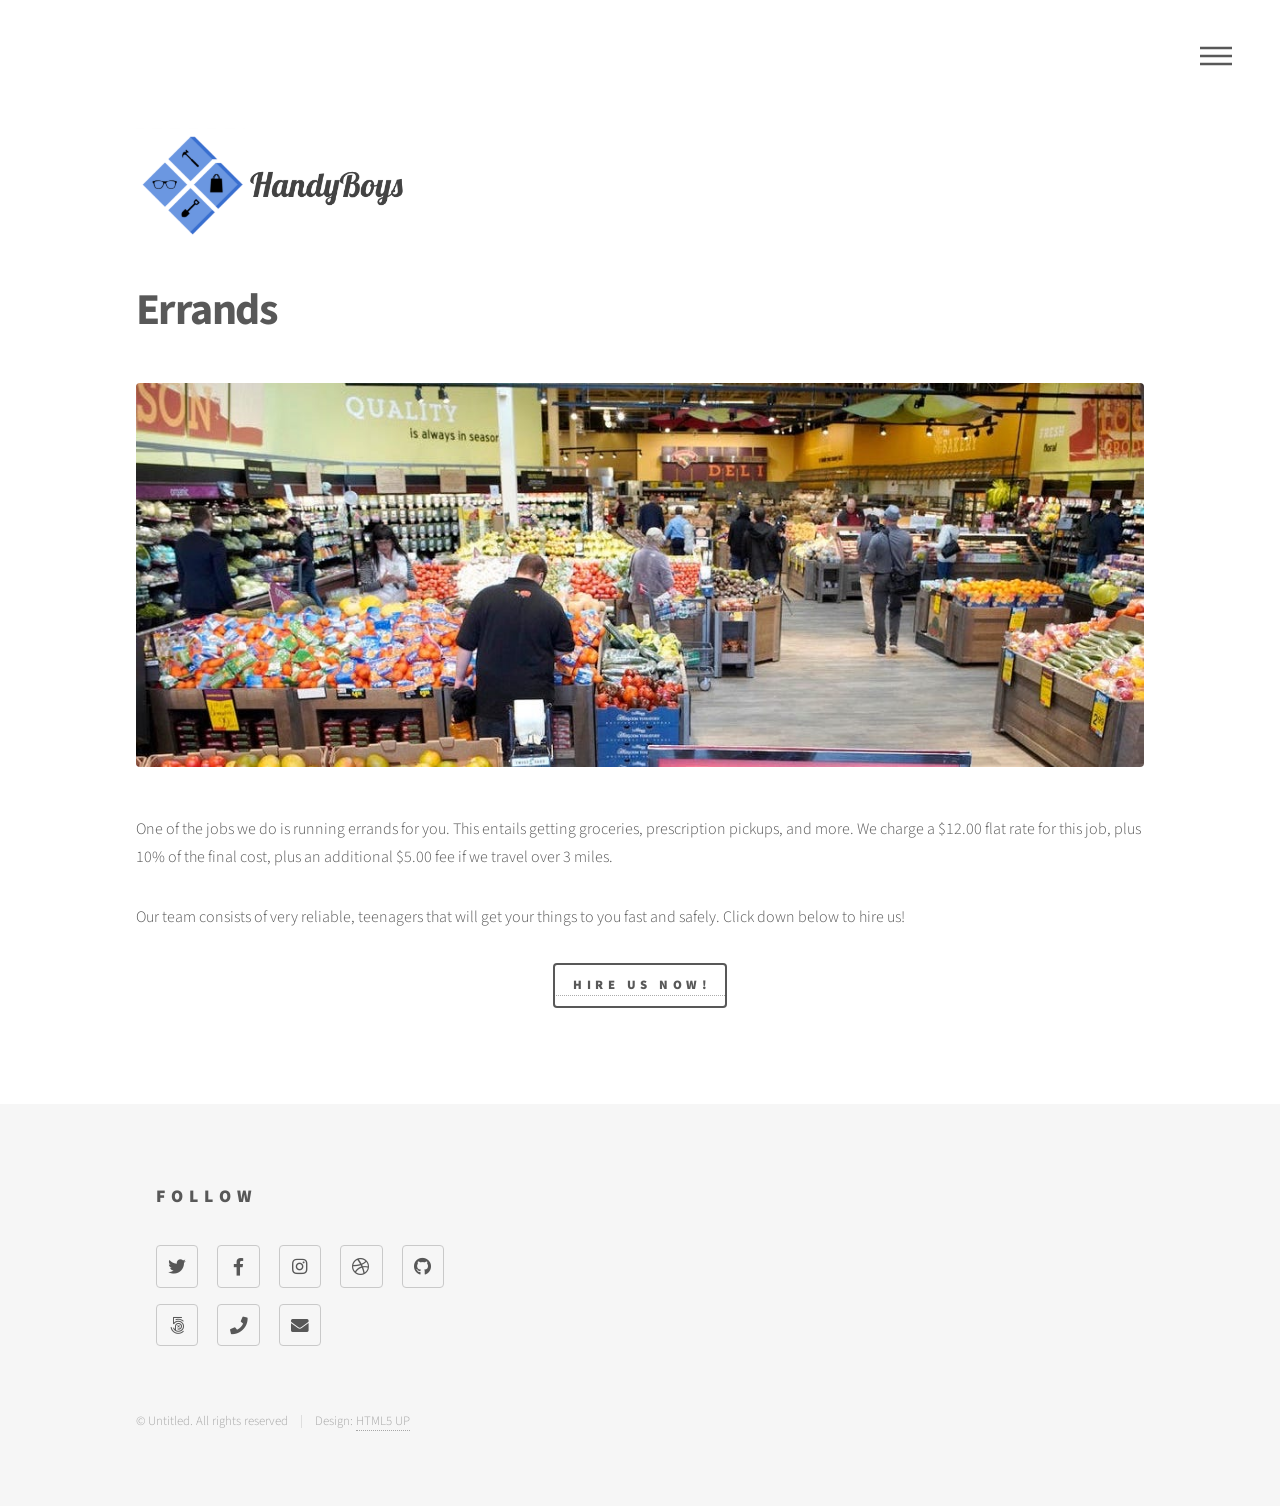
<file: errands copy.html>
<!DOCTYPE HTML>
<!--
	Phantom by HTML5 UP
	html5up.net | @ajlkn
	Free for personal and commercial use under the CCA 3.0 license (html5up.net/license)
-->
<html>
	<head>
		<title>Errands - HandyBoys</title>
		<meta charset="utf-8" />
		<meta name="viewport" content="width=device-width, initial-scale=1, user-scalable=no" />
		<link rel="stylesheet" href="assets/css/main.css" />
		<noscript><link rel="stylesheet" href="assets/css/noscript.css" /></noscript>
	</head>
	<body class="is-preload">
		<!-- Wrapper -->
			<div id="wrapper">

				<!-- Header -->
					<header id="header">
						<div class="inner">

							<!-- Logo -->
								<a href="index.html" class="logo">
									<span class="symbol"><img src="images/lighter-brand.png" alt="" /></span>
								</a>

							<!-- Nav -->
								<nav>
									<ul>
										<li><a href="#menu">Menu</a></li>
									</ul>
								</nav>

						</div>
					</header>

				<!-- Menu -->
					<nav id="menu">
						<h2>Menu</h2>
						<ul>
							<li><a href="index.html">Home</a></li>
							<li><a href="generic.html">About Us</a></li>
						</ul>
					</nav>

				<!-- Main -->
					<div id="main">
						<div class="inner">
							<h1>Errands</h1>
							<span class="image main"><img src="images/grocery.jpg" alt="" /></span>
							
							<p>One of the jobs we do is running errands for you. This entails getting groceries, prescription pickups, and more. We charge a $12.00 flat rate for this job, plus 10% of the final cost, plus an additional $5.00 fee if we travel over 3 miles. </p>
							<p>Our team consists of very reliable, teenagers that will get your things to you fast and safely. Click down below to hire us!</p>
							
						</div>

						<div style="text-align: center; border: 1px">
							<a href="https://forms.gle/4UTjVjHeTs3Rh5yF7" target="self"><input type="button" value="Hire us now!">
						</div>

					</div>

				<!-- Footer -->
					<footer id="footer">
						<div class="inner">
							<section>
								<h2>Follow</h2>
								<ul class="icons">
									<li><a href="#" class="icon brands style2 fa-twitter"><span class="label">Twitter</span></a></li>
									<li><a href="#" class="icon brands style2 fa-facebook-f"><span class="label">Facebook</span></a></li>
									<li><a href="#" class="icon brands style2 fa-instagram"><span class="label">Instagram</span></a></li>
									<li><a href="#" class="icon brands style2 fa-dribbble"><span class="label">Dribbble</span></a></li>
									<li><a href="#" class="icon brands style2 fa-github"><span class="label">GitHub</span></a></li>
									<li><a href="#" class="icon brands style2 fa-500px"><span class="label">500px</span></a></li>
									<li><a href="#" class="icon solid style2 fa-phone"><span class="label">Phone</span></a></li>
									<li><a href="#" class="icon solid style2 fa-envelope"><span class="label">Email</span></a></li>
								</ul>
							</section>
							<ul class="copyright">
								<li>&copy; Untitled. All rights reserved</li><li>Design: <a href="http://html5up.net">HTML5 UP</a></li>
							</ul>
						</div>
					</footer>

			</div>

		<!-- Scripts -->
			<script src="assets/js/jquery.min.js"></script>
			<script src="assets/js/browser.min.js"></script>
			<script src="assets/js/breakpoints.min.js"></script>
			<script src="assets/js/util.js"></script>
			<script src="assets/js/main.js"></script>

	</body>
</html>
</file>
<file: assets/css/noscript.css>
/*
	Phantom by HTML5 UP
	html5up.net | @ajlkn
	Free for personal and commercial use under the CCA 3.0 license (html5up.net/license)
*/

/* Tiles */

	body.is-preload .tiles article {
		-moz-transform: none;
		-webkit-transform: none;
		-ms-transform: none;
		transform: none;
		opacity: 1;
	}
</file>
<file: assets/css/main.css>
@import url(fontawesome-all.min.css);
@import url("https://fonts.googleapis.com/css?family=Source+Sans+Pro:300,700,900");

/*
	Phantom by HTML5 UP
	html5up.net | @ajlkn
	Free for personal and commercial use under the CCA 3.0 license (html5up.net/license)
*/

html, body, div, span, applet, object,
iframe, h1, h2, h3, h4, h5, h6, p, blockquote,
pre, a, abbr, acronym, address, big, cite,
code, del, dfn, em, img, ins, kbd, q, s, samp,
small, strike, strong, sub, sup, tt, var, b,
u, i, center, dl, dt, dd, ol, ul, li, fieldset,
form, label, legend, table, caption, tbody,
tfoot, thead, tr, th, td, article, aside,
canvas, details, embed, figure, figcaption,
footer, header, hgroup, menu, nav, output, ruby,
section, summary, time, mark, audio, video {
	margin: 0;
	padding: 0;
	border: 0;
	font-size: 100%;
	font: inherit;
	vertical-align: baseline;}

article, aside, details, figcaption, figure,
footer, header, hgroup, menu, nav, section {
	display: block;}

body {
	line-height: 1;
}

ol, ul {
	list-style: none;
}

blockquote, q {
	quotes: none;
}

	blockquote:before, blockquote:after, q:before, q:after {
		content: '';
		content: none;
	}

table {
	border-collapse: collapse;
	border-spacing: 0;
}

body {
	-webkit-text-size-adjust: none;
}

mark {
	background-color: transparent;
	color: inherit;
}

input::-moz-focus-inner {
	border: 0;
	padding: 0;
}

input, select, textarea {
	-moz-appearance: none;
	-webkit-appearance: none;
	-ms-appearance: none;
	appearance: none;
}

/* Basic */

	@-ms-viewport {
		width: device-width;
	}

	body {
		-ms-overflow-style: scrollbar;
	}

	@media screen and (max-width: 480px) {

		html, body {
			min-width: 320px;
		}

	}

	html {
		box-sizing: border-box;
	}

	*, *:before, *:after {
		box-sizing: inherit;
	}

	body {
		background: #ffffff;
	}

		body.is-preload *, body.is-preload *:before, body.is-preload *:after {
			-moz-animation: none !important;
			-webkit-animation: none !important;
			-ms-animation: none !important;
			animation: none !important;
			-moz-transition: none !important;
			-webkit-transition: none !important;
			-ms-transition: none !important;
			transition: none !important;
		}

/* Type */

	body, input, select, textarea {
		color: #585858;
		font-family: "Source Sans Pro", Helvetica, sans-serif;
		font-size: 16pt;
		font-weight: 300;
		line-height: 1.75;
	}

		@media screen and (max-width: 1680px) {

			body, input, select, textarea {
				font-size: 14pt;
			}

		}

		@media screen and (max-width: 1280px) {

			body, input, select, textarea {
				font-size: 12pt;
			}

		}

	a {
		-moz-transition: border-bottom-color 0.2s ease, color 0.2s ease;
		-webkit-transition: border-bottom-color 0.2s ease, color 0.2s ease;
		-ms-transition: border-bottom-color 0.2s ease, color 0.2s ease;
		transition: border-bottom-color 0.2s ease, color 0.2s ease;
		text-decoration: none;
		color: #585858;
		border-bottom: dotted 1px rgba(88, 88, 88, 0.5);
	}

		a:hover {
			border-bottom-color: transparent;
			color: #f2849e !important;
		}

	strong, b {
		font-weight: 900;
	}

	em, i {
		font-style: italic;
	}

	p {
		margin: 0 0 2em 0;
	}

	h1 {
		font-size: 2.75em;
		font-weight: 700;
		line-height: 1.3;
		margin: 0 0 1em 0;
		letter-spacing: -0.035em;
	}

		h1 a {
			color: inherit;
		}

		@media screen and (max-width: 736px) {

			h1 {
				font-size: 2em;
				margin: 0 0 1em 0;
			}

		}

		@media screen and (max-width: 360px) {

			h1 {
				font-size: 1.75em;
			}

		}

	h2, h3, h4, h5, h6 {
		font-weight: 900;
		line-height: 1.5;
		margin: 0 0 2em 0;
		text-transform: uppercase;
		letter-spacing: 0.35em;
	}

		h2 a, h3 a, h4 a, h5 a, h6 a {
			color: inherit;
		}

	h2 {
		font-size: 1.1em;
	}

	h3 {
		font-size: 1em;
	}

	h4 {
		font-size: 0.8em;
	}

	h5 {
		font-size: 0.8em;
	}

	h6 {
		font-size: 0.8em;
	}

	@media screen and (max-width: 980px) {

		h1 br, h2 br, h3 br, h4 br, h5 br, h6 br {
			display: none;
		}

	}

	@media screen and (max-width: 736px) {

		h2 {
			font-size: 1em;
		}

		h3 {
			font-size: 0.8em;
		}

	}

	sub {
		font-size: 0.8em;
		position: relative;
		top: 0.5em;
	}

	sup {
		font-size: 0.8em;
		position: relative;
		top: -0.5em;
	}

	blockquote {
		border-left: solid 4px #c9c9c9;
		font-style: italic;
		margin: 0 0 2em 0;
		padding: 0.5em 0 0.5em 2em;
	}

	code {
		background: rgba(144, 144, 144, 0.075);
		border-radius: 4px;
		border: solid 1px #c9c9c9;
		font-family: "Courier New", monospace;
		font-size: 0.9em;
		margin: 0 0.25em;
		padding: 0.25em 0.65em;
	}

	pre {
		-webkit-overflow-scrolling: touch;
		font-family: "Courier New", monospace;
		font-size: 0.9em;
		margin: 0 0 2em 0;
	}

		pre code {
			display: block;
			line-height: 1.75;
			padding: 1em 1.5em;
			overflow-x: auto;
		}

	hr {
		border: 0;
		border-bottom: solid 1px #c9c9c9;
		margin: 2em 0;
	}

		hr.major {
			margin: 3em 0;
		}

	.align-left {
		text-align: left;
	}

	.align-center {
		text-align: center;
	}

	.align-right {
		text-align: right;
	}

/* Row */

	.row {
		display: flex;
		flex-wrap: wrap;
		box-sizing: border-box;
		align-items: stretch;
	}

		.row > * {
			box-sizing: border-box;
		}

		.row.gtr-uniform > * > :last-child {
			margin-bottom: 0;
		}

		.row.aln-left {
			justify-content: flex-start;
		}

		.row.aln-center {
			justify-content: center;
		}

		.row.aln-right {
			justify-content: flex-end;
		}

		.row.aln-top {
			align-items: flex-start;
		}

		.row.aln-middle {
			align-items: center;
		}

		.row.aln-bottom {
			align-items: flex-end;
		}

		.row > .imp {
			order: -1;
		}

		.row > .col-1 {
			width: 8.33333%;
		}

		.row > .off-1 {
			margin-left: 8.33333%;
		}

		.row > .col-2 {
			width: 16.66667%;
		}

		.row > .off-2 {
			margin-left: 16.66667%;
		}

		.row > .col-3 {
			width: 25%;
		}

		.row > .off-3 {
			margin-left: 25%;
		}

		.row > .col-4 {
			width: 33.33333%;
		}

		.row > .off-4 {
			margin-left: 33.33333%;
		}

		.row > .col-5 {
			width: 41.66667%;
		}

		.row > .off-5 {
			margin-left: 41.66667%;
		}

		.row > .col-6 {
			width: 50%;
		}

		.row > .off-6 {
			margin-left: 50%;
		}

		.row > .col-7 {
			width: 58.33333%;
		}

		.row > .off-7 {
			margin-left: 58.33333%;
		}

		.row > .col-8 {
			width: 66.66667%;
		}

		.row > .off-8 {
			margin-left: 66.66667%;
		}

		.row > .col-9 {
			width: 75%;
		}

		.row > .off-9 {
			margin-left: 75%;
		}

		.row > .col-10 {
			width: 83.33333%;
		}

		.row > .off-10 {
			margin-left: 83.33333%;
		}

		.row > .col-11 {
			width: 91.66667%;
		}

		.row > .off-11 {
			margin-left: 91.66667%;
		}

		.row > .col-12 {
			width: 100%;
		}

		.row > .off-12 {
			margin-left: 100%;
		}

		.row.gtr-0 {
			margin-top: 0;
			margin-left: 0em;
		}

			.row.gtr-0 > * {
				padding: 0 0 0 0em;
			}

			.row.gtr-0.gtr-uniform {
				margin-top: 0em;
			}

				.row.gtr-0.gtr-uniform > * {
					padding-top: 0em;
				}

		.row.gtr-25 {
			margin-top: 0;
			margin-left: -0.5em;
		}

			.row.gtr-25 > * {
				padding: 0 0 0 0.5em;
			}

			.row.gtr-25.gtr-uniform {
				margin-top: -0.5em;
			}

				.row.gtr-25.gtr-uniform > * {
					padding-top: 0.5em;
				}

		.row.gtr-50 {
			margin-top: 0;
			margin-left: -1em;
		}

			.row.gtr-50 > * {
				padding: 0 0 0 1em;
			}

			.row.gtr-50.gtr-uniform {
				margin-top: -1em;
			}

				.row.gtr-50.gtr-uniform > * {
					padding-top: 1em;
				}

		.row {
			margin-top: 0;
			margin-left: -2em;
		}

			.row > * {
				padding: 0 0 0 2em;
			}

			.row.gtr-uniform {
				margin-top: -2em;
			}

				.row.gtr-uniform > * {
					padding-top: 2em;
				}

		.row.gtr-150 {
			margin-top: 0;
			margin-left: -3em;
		}

			.row.gtr-150 > * {
				padding: 0 0 0 3em;
			}

			.row.gtr-150.gtr-uniform {
				margin-top: -3em;
			}

				.row.gtr-150.gtr-uniform > * {
					padding-top: 3em;
				}

		.row.gtr-200 {
			margin-top: 0;
			margin-left: -4em;
		}

			.row.gtr-200 > * {
				padding: 0 0 0 4em;
			}

			.row.gtr-200.gtr-uniform {
				margin-top: -4em;
			}

				.row.gtr-200.gtr-uniform > * {
					padding-top: 4em;
				}

		@media screen and (max-width: 1680px) {

			.row {
				display: flex;
				flex-wrap: wrap;
				box-sizing: border-box;
				align-items: stretch;
			}

				.row > * {
					box-sizing: border-box;
				}

				.row.gtr-uniform > * > :last-child {
					margin-bottom: 0;
				}

				.row.aln-left {
					justify-content: flex-start;
				}

				.row.aln-center {
					justify-content: center;
				}

				.row.aln-right {
					justify-content: flex-end;
				}

				.row.aln-top {
					align-items: flex-start;
				}

				.row.aln-middle {
					align-items: center;
				}

				.row.aln-bottom {
					align-items: flex-end;
				}

				.row > .imp-xlarge {
					order: -1;
				}

				.row > .col-1-xlarge {
					width: 8.33333%;
				}

				.row > .off-1-xlarge {
					margin-left: 8.33333%;
				}

				.row > .col-2-xlarge {
					width: 16.66667%;
				}

				.row > .off-2-xlarge {
					margin-left: 16.66667%;
				}

				.row > .col-3-xlarge {
					width: 25%;
				}

				.row > .off-3-xlarge {
					margin-left: 25%;
				}

				.row > .col-4-xlarge {
					width: 33.33333%;
				}

				.row > .off-4-xlarge {
					margin-left: 33.33333%;
				}

				.row > .col-5-xlarge {
					width: 41.66667%;
				}

				.row > .off-5-xlarge {
					margin-left: 41.66667%;
				}

				.row > .col-6-xlarge {
					width: 50%;
				}

				.row > .off-6-xlarge {
					margin-left: 50%;
				}

				.row > .col-7-xlarge {
					width: 58.33333%;
				}

				.row > .off-7-xlarge {
					margin-left: 58.33333%;
				}

				.row > .col-8-xlarge {
					width: 66.66667%;
				}

				.row > .off-8-xlarge {
					margin-left: 66.66667%;
				}

				.row > .col-9-xlarge {
					width: 75%;
				}

				.row > .off-9-xlarge {
					margin-left: 75%;
				}

				.row > .col-10-xlarge {
					width: 83.33333%;
				}

				.row > .off-10-xlarge {
					margin-left: 83.33333%;
				}

				.row > .col-11-xlarge {
					width: 91.66667%;
				}

				.row > .off-11-xlarge {
					margin-left: 91.66667%;
				}

				.row > .col-12-xlarge {
					width: 100%;
				}

				.row > .off-12-xlarge {
					margin-left: 100%;
				}

				.row.gtr-0 {
					margin-top: 0;
					margin-left: 0em;
				}

					.row.gtr-0 > * {
						padding: 0 0 0 0em;
					}

					.row.gtr-0.gtr-uniform {
						margin-top: 0em;
					}

						.row.gtr-0.gtr-uniform > * {
							padding-top: 0em;
						}

				.row.gtr-25 {
					margin-top: 0;
					margin-left: -0.5em;
				}

					.row.gtr-25 > * {
						padding: 0 0 0 0.5em;
					}

					.row.gtr-25.gtr-uniform {
						margin-top: -0.5em;
					}

						.row.gtr-25.gtr-uniform > * {
							padding-top: 0.5em;
						}

				.row.gtr-50 {
					margin-top: 0;
					margin-left: -1em;
				}

					.row.gtr-50 > * {
						padding: 0 0 0 1em;
					}

					.row.gtr-50.gtr-uniform {
						margin-top: -1em;
					}

						.row.gtr-50.gtr-uniform > * {
							padding-top: 1em;
						}

				.row {
					margin-top: 0;
					margin-left: -2em;
				}

					.row > * {
						padding: 0 0 0 2em;
					}

					.row.gtr-uniform {
						margin-top: -2em;
					}

						.row.gtr-uniform > * {
							padding-top: 2em;
						}

				.row.gtr-150 {
					margin-top: 0;
					margin-left: -3em;
				}

					.row.gtr-150 > * {
						padding: 0 0 0 3em;
					}

					.row.gtr-150.gtr-uniform {
						margin-top: -3em;
					}

						.row.gtr-150.gtr-uniform > * {
							padding-top: 3em;
						}

				.row.gtr-200 {
					margin-top: 0;
					margin-left: -4em;
				}

					.row.gtr-200 > * {
						padding: 0 0 0 4em;
					}

					.row.gtr-200.gtr-uniform {
						margin-top: -4em;
					}

						.row.gtr-200.gtr-uniform > * {
							padding-top: 4em;
						}

		}

		@media screen and (max-width: 1280px) {

			.row {
				display: flex;
				flex-wrap: wrap;
				box-sizing: border-box;
				align-items: stretch;
			}

				.row > * {
					box-sizing: border-box;
				}

				.row.gtr-uniform > * > :last-child {
					margin-bottom: 0;
				}

				.row.aln-left {
					justify-content: flex-start;
				}

				.row.aln-center {
					justify-content: center;
				}

				.row.aln-right {
					justify-content: flex-end;
				}

				.row.aln-top {
					align-items: flex-start;
				}

				.row.aln-middle {
					align-items: center;
				}

				.row.aln-bottom {
					align-items: flex-end;
				}

				.row > .imp-large {
					order: -1;
				}

				.row > .col-1-large {
					width: 8.33333%;
				}

				.row > .off-1-large {
					margin-left: 8.33333%;
				}

				.row > .col-2-large {
					width: 16.66667%;
				}

				.row > .off-2-large {
					margin-left: 16.66667%;
				}

				.row > .col-3-large {
					width: 25%;
				}

				.row > .off-3-large {
					margin-left: 25%;
				}

				.row > .col-4-large {
					width: 33.33333%;
				}

				.row > .off-4-large {
					margin-left: 33.33333%;
				}

				.row > .col-5-large {
					width: 41.66667%;
				}

				.row > .off-5-large {
					margin-left: 41.66667%;
				}

				.row > .col-6-large {
					width: 50%;
				}

				.row > .off-6-large {
					margin-left: 50%;
				}

				.row > .col-7-large {
					width: 58.33333%;
				}

				.row > .off-7-large {
					margin-left: 58.33333%;
				}

				.row > .col-8-large {
					width: 66.66667%;
				}

				.row > .off-8-large {
					margin-left: 66.66667%;
				}

				.row > .col-9-large {
					width: 75%;
				}

				.row > .off-9-large {
					margin-left: 75%;
				}

				.row > .col-10-large {
					width: 83.33333%;
				}

				.row > .off-10-large {
					margin-left: 83.33333%;
				}

				.row > .col-11-large {
					width: 91.66667%;
				}

				.row > .off-11-large {
					margin-left: 91.66667%;
				}

				.row > .col-12-large {
					width: 100%;
				}

				.row > .off-12-large {
					margin-left: 100%;
				}

				.row.gtr-0 {
					margin-top: 0;
					margin-left: 0em;
				}

					.row.gtr-0 > * {
						padding: 0 0 0 0em;
					}

					.row.gtr-0.gtr-uniform {
						margin-top: 0em;
					}

						.row.gtr-0.gtr-uniform > * {
							padding-top: 0em;
						}

				.row.gtr-25 {
					margin-top: 0;
					margin-left: -0.5em;
				}

					.row.gtr-25 > * {
						padding: 0 0 0 0.5em;
					}

					.row.gtr-25.gtr-uniform {
						margin-top: -0.5em;
					}

						.row.gtr-25.gtr-uniform > * {
							padding-top: 0.5em;
						}

				.row.gtr-50 {
					margin-top: 0;
					margin-left: -1em;
				}

					.row.gtr-50 > * {
						padding: 0 0 0 1em;
					}

					.row.gtr-50.gtr-uniform {
						margin-top: -1em;
					}

						.row.gtr-50.gtr-uniform > * {
							padding-top: 1em;
						}

				.row {
					margin-top: 0;
					margin-left: -2em;
				}

					.row > * {
						padding: 0 0 0 2em;
					}

					.row.gtr-uniform {
						margin-top: -2em;
					}

						.row.gtr-uniform > * {
							padding-top: 2em;
						}

				.row.gtr-150 {
					margin-top: 0;
					margin-left: -3em;
				}

					.row.gtr-150 > * {
						padding: 0 0 0 3em;
					}

					.row.gtr-150.gtr-uniform {
						margin-top: -3em;
					}

						.row.gtr-150.gtr-uniform > * {
							padding-top: 3em;
						}

				.row.gtr-200 {
					margin-top: 0;
					margin-left: -4em;
				}

					.row.gtr-200 > * {
						padding: 0 0 0 4em;
					}

					.row.gtr-200.gtr-uniform {
						margin-top: -4em;
					}

						.row.gtr-200.gtr-uniform > * {
							padding-top: 4em;
						}

		}

		@media screen and (max-width: 980px) {

			.row {
				display: flex;
				flex-wrap: wrap;
				box-sizing: border-box;
				align-items: stretch;
			}

				.row > * {
					box-sizing: border-box;
				}

				.row.gtr-uniform > * > :last-child {
					margin-bottom: 0;
				}

				.row.aln-left {
					justify-content: flex-start;
				}

				.row.aln-center {
					justify-content: center;
				}

				.row.aln-right {
					justify-content: flex-end;
				}

				.row.aln-top {
					align-items: flex-start;
				}

				.row.aln-middle {
					align-items: center;
				}

				.row.aln-bottom {
					align-items: flex-end;
				}

				.row > .imp-medium {
					order: -1;
				}

				.row > .col-1-medium {
					width: 8.33333%;
				}

				.row > .off-1-medium {
					margin-left: 8.33333%;
				}

				.row > .col-2-medium {
					width: 16.66667%;
				}

				.row > .off-2-medium {
					margin-left: 16.66667%;
				}

				.row > .col-3-medium {
					width: 25%;
				}

				.row > .off-3-medium {
					margin-left: 25%;
				}

				.row > .col-4-medium {
					width: 33.33333%;
				}

				.row > .off-4-medium {
					margin-left: 33.33333%;
				}

				.row > .col-5-medium {
					width: 41.66667%;
				}

				.row > .off-5-medium {
					margin-left: 41.66667%;
				}

				.row > .col-6-medium {
					width: 50%;
				}

				.row > .off-6-medium {
					margin-left: 50%;
				}

				.row > .col-7-medium {
					width: 58.33333%;
				}

				.row > .off-7-medium {
					margin-left: 58.33333%;
				}

				.row > .col-8-medium {
					width: 66.66667%;
				}

				.row > .off-8-medium {
					margin-left: 66.66667%;
				}

				.row > .col-9-medium {
					width: 75%;
				}

				.row > .off-9-medium {
					margin-left: 75%;
				}

				.row > .col-10-medium {
					width: 83.33333%;
				}

				.row > .off-10-medium {
					margin-left: 83.33333%;
				}

				.row > .col-11-medium {
					width: 91.66667%;
				}

				.row > .off-11-medium {
					margin-left: 91.66667%;
				}

				.row > .col-12-medium {
					width: 100%;
				}

				.row > .off-12-medium {
					margin-left: 100%;
				}

				.row.gtr-0 {
					margin-top: 0;
					margin-left: 0em;
				}

					.row.gtr-0 > * {
						padding: 0 0 0 0em;
					}

					.row.gtr-0.gtr-uniform {
						margin-top: 0em;
					}

						.row.gtr-0.gtr-uniform > * {
							padding-top: 0em;
						}

				.row.gtr-25 {
					margin-top: 0;
					margin-left: -0.375em;
				}

					.row.gtr-25 > * {
						padding: 0 0 0 0.375em;
					}

					.row.gtr-25.gtr-uniform {
						margin-top: -0.375em;
					}

						.row.gtr-25.gtr-uniform > * {
							padding-top: 0.375em;
						}

				.row.gtr-50 {
					margin-top: 0;
					margin-left: -0.75em;
				}

					.row.gtr-50 > * {
						padding: 0 0 0 0.75em;
					}

					.row.gtr-50.gtr-uniform {
						margin-top: -0.75em;
					}

						.row.gtr-50.gtr-uniform > * {
							padding-top: 0.75em;
						}

				.row {
					margin-top: 0;
					margin-left: -1.5em;
				}

					.row > * {
						padding: 0 0 0 1.5em;
					}

					.row.gtr-uniform {
						margin-top: -1.5em;
					}

						.row.gtr-uniform > * {
							padding-top: 1.5em;
						}

				.row.gtr-150 {
					margin-top: 0;
					margin-left: -2.25em;
				}

					.row.gtr-150 > * {
						padding: 0 0 0 2.25em;
					}

					.row.gtr-150.gtr-uniform {
						margin-top: -2.25em;
					}

						.row.gtr-150.gtr-uniform > * {
							padding-top: 2.25em;
						}

				.row.gtr-200 {
					margin-top: 0;
					margin-left: -3em;
				}

					.row.gtr-200 > * {
						padding: 0 0 0 3em;
					}

					.row.gtr-200.gtr-uniform {
						margin-top: -3em;
					}

						.row.gtr-200.gtr-uniform > * {
							padding-top: 3em;
						}

		}

		@media screen and (max-width: 736px) {

			.row {
				display: flex;
				flex-wrap: wrap;
				box-sizing: border-box;
				align-items: stretch;
			}

				.row > * {
					box-sizing: border-box;
				}

				.row.gtr-uniform > * > :last-child {
					margin-bottom: 0;
				}

				.row.aln-left {
					justify-content: flex-start;
				}

				.row.aln-center {
					justify-content: center;
				}

				.row.aln-right {
					justify-content: flex-end;
				}

				.row.aln-top {
					align-items: flex-start;
				}

				.row.aln-middle {
					align-items: center;
				}

				.row.aln-bottom {
					align-items: flex-end;
				}

				.row > .imp-small {
					order: -1;
				}

				.row > .col-1-small {
					width: 8.33333%;
				}

				.row > .off-1-small {
					margin-left: 8.33333%;
				}

				.row > .col-2-small {
					width: 16.66667%;
				}

				.row > .off-2-small {
					margin-left: 16.66667%;
				}

				.row > .col-3-small {
					width: 25%;
				}

				.row > .off-3-small {
					margin-left: 25%;
				}

				.row > .col-4-small {
					width: 33.33333%;
				}

				.row > .off-4-small {
					margin-left: 33.33333%;
				}

				.row > .col-5-small {
					width: 41.66667%;
				}

				.row > .off-5-small {
					margin-left: 41.66667%;
				}

				.row > .col-6-small {
					width: 50%;
				}

				.row > .off-6-small {
					margin-left: 50%;
				}

				.row > .col-7-small {
					width: 58.33333%;
				}

				.row > .off-7-small {
					margin-left: 58.33333%;
				}

				.row > .col-8-small {
					width: 66.66667%;
				}

				.row > .off-8-small {
					margin-left: 66.66667%;
				}

				.row > .col-9-small {
					width: 75%;
				}

				.row > .off-9-small {
					margin-left: 75%;
				}

				.row > .col-10-small {
					width: 83.33333%;
				}

				.row > .off-10-small {
					margin-left: 83.33333%;
				}

				.row > .col-11-small {
					width: 91.66667%;
				}

				.row > .off-11-small {
					margin-left: 91.66667%;
				}

				.row > .col-12-small {
					width: 100%;
				}

				.row > .off-12-small {
					margin-left: 100%;
				}

				.row.gtr-0 {
					margin-top: 0;
					margin-left: 0em;
				}

					.row.gtr-0 > * {
						padding: 0 0 0 0em;
					}

					.row.gtr-0.gtr-uniform {
						margin-top: 0em;
					}

						.row.gtr-0.gtr-uniform > * {
							padding-top: 0em;
						}

				.row.gtr-25 {
					margin-top: 0;
					margin-left: -0.25em;
				}

					.row.gtr-25 > * {
						padding: 0 0 0 0.25em;
					}

					.row.gtr-25.gtr-uniform {
						margin-top: -0.25em;
					}

						.row.gtr-25.gtr-uniform > * {
							padding-top: 0.25em;
						}

				.row.gtr-50 {
					margin-top: 0;
					margin-left: -0.5em;
				}

					.row.gtr-50 > * {
						padding: 0 0 0 0.5em;
					}

					.row.gtr-50.gtr-uniform {
						margin-top: -0.5em;
					}

						.row.gtr-50.gtr-uniform > * {
							padding-top: 0.5em;
						}

				.row {
					margin-top: 0;
					margin-left: -1em;
				}

					.row > * {
						padding: 0 0 0 1em;
					}

					.row.gtr-uniform {
						margin-top: -1em;
					}

						.row.gtr-uniform > * {
							padding-top: 1em;
						}

				.row.gtr-150 {
					margin-top: 0;
					margin-left: -1.5em;
				}

					.row.gtr-150 > * {
						padding: 0 0 0 1.5em;
					}

					.row.gtr-150.gtr-uniform {
						margin-top: -1.5em;
					}

						.row.gtr-150.gtr-uniform > * {
							padding-top: 1.5em;
						}

				.row.gtr-200 {
					margin-top: 0;
					margin-left: -2em;
				}

					.row.gtr-200 > * {
						padding: 0 0 0 2em;
					}

					.row.gtr-200.gtr-uniform {
						margin-top: -2em;
					}

						.row.gtr-200.gtr-uniform > * {
							padding-top: 2em;
						}

		}

		@media screen and (max-width: 480px) {

			.row {
				display: flex;
				flex-wrap: wrap;
				box-sizing: border-box;
				align-items: stretch;
			}

				.row > * {
					box-sizing: border-box;
				}

				.row.gtr-uniform > * > :last-child {
					margin-bottom: 0;
				}

				.row.aln-left {
					justify-content: flex-start;
				}

				.row.aln-center {
					justify-content: center;
				}

				.row.aln-right {
					justify-content: flex-end;
				}

				.row.aln-top {
					align-items: flex-start;
				}

				.row.aln-middle {
					align-items: center;
				}

				.row.aln-bottom {
					align-items: flex-end;
				}

				.row > .imp-xsmall {
					order: -1;
				}

				.row > .col-1-xsmall {
					width: 8.33333%;
				}

				.row > .off-1-xsmall {
					margin-left: 8.33333%;
				}

				.row > .col-2-xsmall {
					width: 16.66667%;
				}

				.row > .off-2-xsmall {
					margin-left: 16.66667%;
				}

				.row > .col-3-xsmall {
					width: 25%;
				}

				.row > .off-3-xsmall {
					margin-left: 25%;
				}

				.row > .col-4-xsmall {
					width: 33.33333%;
				}

				.row > .off-4-xsmall {
					margin-left: 33.33333%;
				}

				.row > .col-5-xsmall {
					width: 41.66667%;
				}

				.row > .off-5-xsmall {
					margin-left: 41.66667%;
				}

				.row > .col-6-xsmall {
					width: 50%;
				}

				.row > .off-6-xsmall {
					margin-left: 50%;
				}

				.row > .col-7-xsmall {
					width: 58.33333%;
				}

				.row > .off-7-xsmall {
					margin-left: 58.33333%;
				}

				.row > .col-8-xsmall {
					width: 66.66667%;
				}

				.row > .off-8-xsmall {
					margin-left: 66.66667%;
				}

				.row > .col-9-xsmall {
					width: 75%;
				}

				.row > .off-9-xsmall {
					margin-left: 75%;
				}

				.row > .col-10-xsmall {
					width: 83.33333%;
				}

				.row > .off-10-xsmall {
					margin-left: 83.33333%;
				}

				.row > .col-11-xsmall {
					width: 91.66667%;
				}

				.row > .off-11-xsmall {
					margin-left: 91.66667%;
				}

				.row > .col-12-xsmall {
					width: 100%;
				}

				.row > .off-12-xsmall {
					margin-left: 100%;
				}

				.row.gtr-0 {
					margin-top: 0;
					margin-left: 0em;
				}

					.row.gtr-0 > * {
						padding: 0 0 0 0em;
					}

					.row.gtr-0.gtr-uniform {
						margin-top: 0em;
					}

						.row.gtr-0.gtr-uniform > * {
							padding-top: 0em;
						}

				.row.gtr-25 {
					margin-top: 0;
					margin-left: -0.25em;
				}

					.row.gtr-25 > * {
						padding: 0 0 0 0.25em;
					}

					.row.gtr-25.gtr-uniform {
						margin-top: -0.25em;
					}

						.row.gtr-25.gtr-uniform > * {
							padding-top: 0.25em;
						}

				.row.gtr-50 {
					margin-top: 0;
					margin-left: -0.5em;
				}

					.row.gtr-50 > * {
						padding: 0 0 0 0.5em;
					}

					.row.gtr-50.gtr-uniform {
						margin-top: -0.5em;
					}

						.row.gtr-50.gtr-uniform > * {
							padding-top: 0.5em;
						}

				.row {
					margin-top: 0;
					margin-left: -1em;
				}

					.row > * {
						padding: 0 0 0 1em;
					}

					.row.gtr-uniform {
						margin-top: -1em;
					}

						.row.gtr-uniform > * {
							padding-top: 1em;
						}

				.row.gtr-150 {
					margin-top: 0;
					margin-left: -1.5em;
				}

					.row.gtr-150 > * {
						padding: 0 0 0 1.5em;
					}

					.row.gtr-150.gtr-uniform {
						margin-top: -1.5em;
					}

						.row.gtr-150.gtr-uniform > * {
							padding-top: 1.5em;
						}

				.row.gtr-200 {
					margin-top: 0;
					margin-left: -2em;
				}

					.row.gtr-200 > * {
						padding: 0 0 0 2em;
					}

					.row.gtr-200.gtr-uniform {
						margin-top: -2em;
					}

						.row.gtr-200.gtr-uniform > * {
							padding-top: 2em;
						}

		}

/* Section/Article */

	section.special, article.special {
		text-align: center;
	}

	header p {
		margin-top: -1em;
	}

	@media screen and (max-width: 736px) {

		header p {
			margin-top: 0;
		}

	}

/* Icon */

	.icon {
		text-decoration: none;
		border-bottom: none;
		position: relative;
	}

		.icon:before {
			-moz-osx-font-smoothing: grayscale;
			-webkit-font-smoothing: antialiased;
			display: inline-block;
			font-style: normal;
			font-variant: normal;
			text-rendering: auto;
			line-height: 1;
			text-transform: none !important;
			font-family: 'Font Awesome 5 Free';
			font-weight: 400;
		}

		.icon > .label {
			display: none;
		}

		.icon:before {
			line-height: inherit;
		}

		.icon.solid:before {
			font-weight: 900;
		}

		.icon.brands:before {
			font-family: 'Font Awesome 5 Brands';
		}

		.icon.style2 {
			-moz-transition: background-color 0.2s ease-in-out, color 0.2s ease-in-out, border-color 0.2s ease-in-out;
			-webkit-transition: background-color 0.2s ease-in-out, color 0.2s ease-in-out, border-color 0.2s ease-in-out;
			-ms-transition: background-color 0.2s ease-in-out, color 0.2s ease-in-out, border-color 0.2s ease-in-out;
			transition: background-color 0.2s ease-in-out, color 0.2s ease-in-out, border-color 0.2s ease-in-out;
			background-color: transparent;
			border: solid 1px #c9c9c9;
			border-radius: 4px;
			width: 2.65em;
			height: 2.65em;
			display: inline-block;
			text-align: center;
			line-height: 2.65em;
			color: inherit;
		}

			.icon.style2:before {
				font-size: 1.1em;
			}

			.icon.style2:hover {
				color: #f2849e;
				border-color: #f2849e;
			}

			.icon.style2:active {
				background-color: rgba(242, 132, 158, 0.1);
			}

/* List */

	ol {
		list-style: decimal;
		margin: 0 0 2em 0;
		padding-left: 1.25em;
	}

		ol li {
			padding-left: 0.25em;
		}

	ul {
		list-style: disc;
		margin: 0 0 2em 0;
		padding-left: 1em;
	}

		ul li {
			padding-left: 0.5em;
		}

		ul.alt {
			list-style: none;
			padding-left: 0;
		}

			ul.alt li {
				border-top: solid 1px #c9c9c9;
				padding: 0.5em 0;
			}

				ul.alt li:first-child {
					border-top: 0;
					padding-top: 0;
				}

	dl {
		margin: 0 0 2em 0;
	}

		dl dt {
			display: block;
			font-weight: 900;
			margin: 0 0 1em 0;
		}

		dl dd {
			margin-left: 2em;
		}

/* Actions */

	ul.actions {
		display: -moz-flex;
		display: -webkit-flex;
		display: -ms-flex;
		display: flex;
		cursor: default;
		list-style: none;
		margin-left: -1em;
		padding-left: 0;
	}

		ul.actions li {
			padding: 0 0 0 1em;
			vertical-align: middle;
		}

		ul.actions.special {
			-moz-justify-content: center;
			-webkit-justify-content: center;
			-ms-justify-content: center;
			justify-content: center;
			width: 100%;
			margin-left: 0;
		}

			ul.actions.special li:first-child {
				padding-left: 0;
			}

		ul.actions.stacked {
			-moz-flex-direction: column;
			-webkit-flex-direction: column;
			-ms-flex-direction: column;
			flex-direction: column;
			margin-left: 0;
		}

			ul.actions.stacked li {
				padding: 1.3em 0 0 0;
			}

				ul.actions.stacked li:first-child {
					padding-top: 0;
				}

		ul.actions.fit {
			width: calc(100% + 1em);
		}

			ul.actions.fit li {
				-moz-flex-grow: 1;
				-webkit-flex-grow: 1;
				-ms-flex-grow: 1;
				flex-grow: 1;
				-moz-flex-shrink: 1;
				-webkit-flex-shrink: 1;
				-ms-flex-shrink: 1;
				flex-shrink: 1;
				width: 100%;
			}

				ul.actions.fit li > * {
					width: 100%;
				}

			ul.actions.fit.stacked {
				width: 100%;
			}

		@media screen and (max-width: 480px) {

			ul.actions:not(.fixed) {
				-moz-flex-direction: column;
				-webkit-flex-direction: column;
				-ms-flex-direction: column;
				flex-direction: column;
				margin-left: 0;
				width: 100% !important;
			}

				ul.actions:not(.fixed) li {
					-moz-flex-grow: 1;
					-webkit-flex-grow: 1;
					-ms-flex-grow: 1;
					flex-grow: 1;
					-moz-flex-shrink: 1;
					-webkit-flex-shrink: 1;
					-ms-flex-shrink: 1;
					flex-shrink: 1;
					padding: 1em 0 0 0;
					text-align: center;
					width: 100%;
				}

					ul.actions:not(.fixed) li > * {
						width: 100%;
					}

					ul.actions:not(.fixed) li:first-child {
						padding-top: 0;
					}

					ul.actions:not(.fixed) li input[type="submit"],
					ul.actions:not(.fixed) li input[type="reset"],
					ul.actions:not(.fixed) li input[type="button"],
					ul.actions:not(.fixed) li button,
					ul.actions:not(.fixed) li .button {
						width: 100%;
					}

						ul.actions:not(.fixed) li input[type="submit"].icon:before,
						ul.actions:not(.fixed) li input[type="reset"].icon:before,
						ul.actions:not(.fixed) li input[type="button"].icon:before,
						ul.actions:not(.fixed) li button.icon:before,
						ul.actions:not(.fixed) li .button.icon:before {
							margin-left: -0.5rem;
						}

		}

/* Icons */

	ul.icons {
		cursor: default;
		list-style: none;
		padding-left: 0;
		margin: -1em 0 2em -1em;
	}

		ul.icons li {
			display: inline-block;
			padding: 1em 0 0 1em;
		}

/* Form */

	form {
		margin: 0 0 2em 0;
		overflow-x: hidden;
	}

		form > :last-child {
			margin-bottom: 0;
		}

		form > .fields {
			display: -moz-flex;
			display: -webkit-flex;
			display: -ms-flex;
			display: flex;
			-moz-flex-wrap: wrap;
			-webkit-flex-wrap: wrap;
			-ms-flex-wrap: wrap;
			flex-wrap: wrap;
			width: calc(100% + 3em);
			margin: -1.5em 0 2em -1.5em;
		}

			form > .fields > .field {
				-moz-flex-grow: 0;
				-webkit-flex-grow: 0;
				-ms-flex-grow: 0;
				flex-grow: 0;
				-moz-flex-shrink: 0;
				-webkit-flex-shrink: 0;
				-ms-flex-shrink: 0;
				flex-shrink: 0;
				padding: 1.5em 0 0 1.5em;
				width: calc(100% - 1.5em);
			}

				form > .fields > .field.half {
					width: calc(50% - 0.75em);
				}

				form > .fields > .field.third {
					width: calc(100%/3 - 0.5em);
				}

				form > .fields > .field.quarter {
					width: calc(25% - 0.375em);
				}

		@media screen and (max-width: 480px) {

			form > .fields {
				width: calc(100% + 3em);
				margin: -1.5em 0 2em -1.5em;
			}

				form > .fields > .field {
					padding: 1.5em 0 0 1.5em;
					width: calc(100% - 1.5em);
				}

					form > .fields > .field.half {
						width: calc(100% - 1.5em);
					}

					form > .fields > .field.third {
						width: calc(100% - 1.5em);
					}

					form > .fields > .field.quarter {
						width: calc(100% - 1.5em);
					}

		}

	label {
		display: block;
		font-size: 0.9em;
		font-weight: 900;
		margin: 0 0 1em 0;
	}

	input[type="text"],
	input[type="password"],
	input[type="email"],
	input[type="tel"],
	select,
	textarea {
		-moz-appearance: none;
		-webkit-appearance: none;
		-ms-appearance: none;
		appearance: none;
		background-color: transparent;
		border: none;
		border-radius: 0;
		border-bottom: solid 1px #c9c9c9;
		color: inherit;
		display: block;
		outline: 0;
		padding: 0;
		text-decoration: none;
		width: 100%;
	}

		input[type="text"]:invalid,
		input[type="password"]:invalid,
		input[type="email"]:invalid,
		input[type="tel"]:invalid,
		select:invalid,
		textarea:invalid {
			box-shadow: none;
		}

		input[type="text"]:focus,
		input[type="password"]:focus,
		input[type="email"]:focus,
		input[type="tel"]:focus,
		select:focus,
		textarea:focus {
			border-bottom-color: #f2849e;
			box-shadow: inset 0 -1px 0 0 #f2849e;
		}

	select {
		background-image: url("data:image/svg+xml;charset=utf8,%3Csvg xmlns='http://www.w3.org/2000/svg' width='40' height='40' preserveAspectRatio='none' viewBox='0 0 40 40'%3E%3Cpath d='M9.4,12.3l10.4,10.4l10.4-10.4c0.2-0.2,0.5-0.4,0.9-0.4c0.3,0,0.6,0.1,0.9,0.4l3.3,3.3c0.2,0.2,0.4,0.5,0.4,0.9 c0,0.4-0.1,0.6-0.4,0.9L20.7,31.9c-0.2,0.2-0.5,0.4-0.9,0.4c-0.3,0-0.6-0.1-0.9-0.4L4.3,17.3c-0.2-0.2-0.4-0.5-0.4-0.9 c0-0.4,0.1-0.6,0.4-0.9l3.3-3.3c0.2-0.2,0.5-0.4,0.9-0.4S9.1,12.1,9.4,12.3z' fill='%23c9c9c9' /%3E%3C/svg%3E");
		background-size: 1.25rem;
		background-repeat: no-repeat;
		background-position: calc(100% - 1rem) center;
		height: 3em;
		padding-right: 3em;
		text-overflow: ellipsis;
	}

		select option {
			background: #ffffff;
		}

		select:focus::-ms-value {
			background-color: transparent;
		}

		select::-ms-expand {
			display: none;
		}

	input[type="text"],
	input[type="password"],
	input[type="email"],
	select {
		height: 3em;
	}

	textarea {
		padding: 0;
		min-height: 3.75em;
	}

	input[type="checkbox"],
	input[type="radio"] {
		-moz-appearance: none;
		-webkit-appearance: none;
		-ms-appearance: none;
		appearance: none;
		display: block;
		float: left;
		margin-right: -2em;
		opacity: 0;
		width: 1em;
		z-index: -1;
	}

		input[type="checkbox"] + label,
		input[type="radio"] + label {
			text-decoration: none;
			color: #585858;
			cursor: pointer;
			display: inline-block;
			font-size: 1em;
			font-weight: 300;
			padding-left: 2.55em;
			padding-right: 0.75em;
			position: relative;
		}

			input[type="checkbox"] + label:before,
			input[type="radio"] + label:before {
				-moz-osx-font-smoothing: grayscale;
				-webkit-font-smoothing: antialiased;
				display: inline-block;
				font-style: normal;
				font-variant: normal;
				text-rendering: auto;
				line-height: 1;
				text-transform: none !important;
				font-family: 'Font Awesome 5 Free';
				font-weight: 900;
			}

			input[type="checkbox"] + label:before,
			input[type="radio"] + label:before {
				border-radius: 4px;
				border: solid 1px #c9c9c9;
				content: '';
				display: inline-block;
				font-size: 0.8em;
				height: 2.25em;
				left: 0;
				line-height: 2.25em;
				position: absolute;
				text-align: center;
				top: 0;
				width: 2.25em;
			}

		input[type="checkbox"]:checked + label:before,
		input[type="radio"]:checked + label:before {
			background: #585858;
			border-color: #585858;
			color: #ffffff;
			content: '\f00c';
		}

		input[type="checkbox"]:focus + label:before,
		input[type="radio"]:focus + label:before {
			border-color: #f2849e;
			box-shadow: 0 0 0 1px #f2849e;
		}

	input[type="checkbox"] + label:before {
		border-radius: 4px;
	}

	input[type="radio"] + label:before {
		border-radius: 100%;
	}

/* Box */

	.box {
		border-radius: 4px;
		border: solid 1px #c9c9c9;
		margin-bottom: 2em;
		padding: 1.5em;
	}

		.box > :last-child,
		.box > :last-child > :last-child,
		.box > :last-child > :last-child > :last-child {
			margin-bottom: 0;
		}

		.box.alt {
			border: 0;
			border-radius: 0;
			padding: 0;
		}

/* Image */

	.image {
		border-radius: 4px;
		border: 0;
		display: inline-block;
		position: relative;
	}

		.image img {
			border-radius: 4px;
			display: block;
		}

		.image.left, .image.right {
			max-width: 40%;
		}

			.image.left img, .image.right img {
				width: 100%;
			}

		.image.left {
			float: left;
			padding: 0 1.5em 1em 0;
			top: 0.25em;
		}

		.image.right {
			float: right;
			padding: 0 0 1em 1.5em;
			top: 0.25em;
		}

		.image.fit {
			display: block;
			margin: 0 0 2em 0;
			width: 100%;
		}

			.image.fit img {
				width: 100%;
			}

		.image.main {
			display: block;
			margin: 0 0 3em 0;
			width: 100%;
		}

			.image.main img {
				width: 100%;
			}

			@media screen and (max-width: 736px) {

				.image.main {
					margin: 0 0 2em 0;
				}

			}

/* Table */

	.table-wrapper {
		-webkit-overflow-scrolling: touch;
		overflow-x: auto;
	}

	table {
		margin: 0 0 2em 0;
		width: 100%;
	}

		table tbody tr {
			border: solid 1px #c9c9c9;
			border-left: 0;
			border-right: 0;
		}

			table tbody tr:nth-child(2n + 1) {
				background-color: rgba(144, 144, 144, 0.075);
			}

		table td {
			padding: 0.75em 0.75em;
		}

		table th {
			font-size: 0.9em;
			font-weight: 900;
			padding: 0 0.75em 0.75em 0.75em;
			text-align: left;
		}

		table thead {
			border-bottom: solid 2px #c9c9c9;
		}

		table tfoot {
			border-top: solid 2px #c9c9c9;
		}

		table.alt {
			border-collapse: separate;
		}

			table.alt tbody tr td {
				border: solid 1px #c9c9c9;
				border-left-width: 0;
				border-top-width: 0;
			}

				table.alt tbody tr td:first-child {
					border-left-width: 1px;
				}

			table.alt tbody tr:first-child td {
				border-top-width: 1px;
			}

			table.alt thead {
				border-bottom: 0;
			}

			table.alt tfoot {
				border-top: 0;
			}

/* Button */

	input[type="submit"],
	input[type="reset"],
	input[type="button"],
	button,
	.button {
		-moz-appearance: none;
		-webkit-appearance: none;
		-ms-appearance: none;
		appearance: none;
		-moz-transition: background-color 0.2s ease-in-out, color 0.2s ease-in-out, box-shadow 0.2s ease-in-out;
		-webkit-transition: background-color 0.2s ease-in-out, color 0.2s ease-in-out, box-shadow 0.2s ease-in-out;
		-ms-transition: background-color 0.2s ease-in-out, color 0.2s ease-in-out, box-shadow 0.2s ease-in-out;
		transition: background-color 0.2s ease-in-out, color 0.2s ease-in-out, box-shadow 0.2s ease-in-out;
		background-color: transparent;
		border-radius: 4px;
		border: 0;
		box-shadow: inset 0 0 0 2px #585858;
		color: #585858 !important;
		cursor: pointer;
		display: inline-block;
		font-size: 0.8em;
		font-weight: 900;
		height: 3.5em;
		letter-spacing: 0.35em;
		line-height: 3.45em;
		overflow: hidden;
		padding: 0 1.25em 0 1.6em;
		text-align: center;
		text-decoration: none;
		text-overflow: ellipsis;
		text-transform: uppercase;
		white-space: nowrap;
	}

		input[type="submit"].icon:before,
		input[type="reset"].icon:before,
		input[type="button"].icon:before,
		button.icon:before,
		.button.icon:before {
			margin-right: 0.5em;
		}

		input[type="submit"].fit,
		input[type="reset"].fit,
		input[type="button"].fit,
		button.fit,
		.button.fit {
			width: 100%;
		}

		input[type="submit"]:hover,
		input[type="reset"]:hover,
		input[type="button"]:hover,
		button:hover,
		.button:hover {
			color: #f2849e !important;
			box-shadow: inset 0 0 0 2px #f2849e;
		}

		input[type="submit"]:active,
		input[type="reset"]:active,
		input[type="button"]:active,
		button:active,
		.button:active {
			background-color: rgba(242, 132, 158, 0.1);
		}

		input[type="submit"].small,
		input[type="reset"].small,
		input[type="button"].small,
		button.small,
		.button.small {
			font-size: 0.6em;
		}

		input[type="submit"].large,
		input[type="reset"].large,
		input[type="button"].large,
		button.large,
		.button.large {
			font-size: 1em;
		}

		input[type="submit"].primary,
		input[type="reset"].primary,
		input[type="button"].primary,
		button.primary,
		.button.primary {
			box-shadow: none;
			background-color: #585858;
			color: #ffffff !important;
		}

			input[type="submit"].primary:hover,
			input[type="reset"].primary:hover,
			input[type="button"].primary:hover,
			button.primary:hover,
			.button.primary:hover {
				background-color: #f2849e;
			}

			input[type="submit"].primary:active,
			input[type="reset"].primary:active,
			input[type="button"].primary:active,
			button.primary:active,
			.button.primary:active {
				background-color: #ee5f81;
			}

		input[type="submit"].disabled, input[type="submit"]:disabled,
		input[type="reset"].disabled,
		input[type="reset"]:disabled,
		input[type="button"].disabled,
		input[type="button"]:disabled,
		button.disabled,
		button:disabled,
		.button.disabled,
		.button:disabled {
			pointer-events: none;
			opacity: 0.25;
		}

/* Tiles */

	.tiles {
		display: -moz-flex;
		display: -webkit-flex;
		display: -ms-flex;
		display: flex;
		-moz-flex-wrap: wrap;
		-webkit-flex-wrap: wrap;
		-ms-flex-wrap: wrap;
		flex-wrap: wrap;
		postiion: relative;
		margin: -2.5em 0 0 -2.5em;
	}

		.tiles article {
			-moz-transition: -moz-transform 0.5s ease, opacity 0.5s ease;
			-webkit-transition: -webkit-transform 0.5s ease, opacity 0.5s ease;
			-ms-transition: -ms-transform 0.5s ease, opacity 0.5s ease;
			transition: transform 0.5s ease, opacity 0.5s ease;
			position: relative;
			width: calc(33.33333% - 2.5em);
			margin: 2.5em 0 0 2.5em;
		}

			.tiles article > .image {
				-moz-transition: -moz-transform 0.5s ease;
				-webkit-transition: -webkit-transform 0.5s ease;
				-ms-transition: -ms-transform 0.5s ease;
				transition: transform 0.5s ease;
				position: relative;
				display: block;
				width: 100%;
				border-radius: 4px;
				overflow: hidden;
			}

				.tiles article > .image img {
					display: block;
					width: 100%;
				}

				.tiles article > .image:before {
					pointer-events: none;
					-moz-transition: background-color 0.5s ease, opacity 0.5s ease;
					-webkit-transition: background-color 0.5s ease, opacity 0.5s ease;
					-ms-transition: background-color 0.5s ease, opacity 0.5s ease;
					transition: background-color 0.5s ease, opacity 0.5s ease;
					content: '';
					display: block;
					position: absolute;
					top: 0;
					left: 0;
					width: 100%;
					height: 100%;
					opacity: 1.0;
					z-index: 1;
					opacity: 0.8;
				}

				.tiles article > .image:after {
					pointer-events: none;
					-moz-transition: opacity 0.5s ease;
					-webkit-transition: opacity 0.5s ease;
					-ms-transition: opacity 0.5s ease;
					transition: opacity 0.5s ease;
					content: '';
					display: block;
					position: absolute;
					top: 0;
					left: 0;
					width: 100%;
					height: 100%;
					background-image: url("data:image/svg+xml;charset=utf8,%3Csvg xmlns='http://www.w3.org/2000/svg' width='100' height='100' viewBox='0 0 100 100' preserveAspectRatio='none'%3E%3Cstyle%3Eline %7B stroke-width: 0.25px%3B stroke: %23ffffff%3B %7D%3C/style%3E%3Cline x1='0' y1='0' x2='100' y2='100' /%3E%3Cline x1='100' y1='0' x2='0' y2='100' /%3E%3C/svg%3E");
					background-position: center;
					background-repeat: no-repeat;
					background-size: 100% 100%;
					opacity: 0.25;
					z-index: 2;
				}

			.tiles article > a {
				display: -moz-flex;
				display: -webkit-flex;
				display: -ms-flex;
				display: flex;
				-moz-flex-direction: column;
				-webkit-flex-direction: column;
				-ms-flex-direction: column;
				flex-direction: column;
				-moz-align-items: center;
				-webkit-align-items: center;
				-ms-align-items: center;
				align-items: center;
				-moz-justify-content: center;
				-webkit-justify-content: center;
				-ms-justify-content: center;
				justify-content: center;
				-moz-transition: background-color 0.5s ease, -moz-transform 0.5s ease;
				-webkit-transition: background-color 0.5s ease, -webkit-transform 0.5s ease;
				-ms-transition: background-color 0.5s ease, -ms-transform 0.5s ease;
				transition: background-color 0.5s ease, transform 0.5s ease;
				position: absolute;
				top: 0;
				left: 0;
				width: 100%;
				height: 100%;
				padding: 1em;
				border-radius: 4px;
				border-bottom: 0;
				color: #ffffff;
				text-align: center;
				text-decoration: none;
				z-index: 3;
			}

				.tiles article > a > :last-child {
					margin: 0;
				}

				.tiles article > a:hover {
					color: #ffffff !important;
				}

				.tiles article > a h2 {
					margin: 0;
				}

				.tiles article > a .content {
					-moz-transition: max-height 0.5s ease, opacity 0.5s ease;
					-webkit-transition: max-height 0.5s ease, opacity 0.5s ease;
					-ms-transition: max-height 0.5s ease, opacity 0.5s ease;
					transition: max-height 0.5s ease, opacity 0.5s ease;
					width: 100%;
					max-height: 0;
					line-height: 1.5;
					margin-top: 0.35em;
					opacity: 0;
				}

					.tiles article > a .content > :last-child {
						margin-bottom: 0;
					}

			.tiles article.style1 > .image:before {
				background-color: #f2849e;
			}

			.tiles article.style2 > .image:before {
				background-color: #7ecaf6;
			}

			.tiles article.style3 > .image:before {
				background-color: #7bd0c1;
			}

			.tiles article.style4 > .image:before {
				background-color: #c75b9b;
			}

			.tiles article.style5 > .image:before {
				background-color: #ae85ca;
			}

			.tiles article.style6 > .image:before {
				background-color: #8499e7;
			}

			body:not(.is-touch) .tiles article:hover > .image {
				-moz-transform: scale(1.1);
				-webkit-transform: scale(1.1);
				-ms-transform: scale(1.1);
				transform: scale(1.1);
			}

				body:not(.is-touch) .tiles article:hover > .image:before {
					background-color: #333333;
					opacity: 0.35;
				}

				body:not(.is-touch) .tiles article:hover > .image:after {
					opacity: 0;
				}

			body:not(.is-touch) .tiles article:hover .content {
				max-height: 15em;
				opacity: 1;
			}

		* + .tiles {
			margin-top: 2em;
		}

		body.is-preload .tiles article {
			-moz-transform: scale(0.9);
			-webkit-transform: scale(0.9);
			-ms-transform: scale(0.9);
			transform: scale(0.9);
			opacity: 0;
		}

		body.is-touch .tiles article .content {
			max-height: 15em;
			opacity: 1;
		}

		@media screen and (max-width: 1280px) {

			.tiles {
				margin: -1.25em 0 0 -1.25em;
			}

				.tiles article {
					width: calc(33.33333% - 1.25em);
					margin: 1.25em 0 0 1.25em;
				}

		}

		@media screen and (max-width: 980px) {

			.tiles {
				margin: -2.5em 0 0 -2.5em;
			}

				.tiles article {
					width: calc(50% - 2.5em);
					margin: 2.5em 0 0 2.5em;
				}

		}

		@media screen and (max-width: 736px) {

			.tiles {
				margin: -1.25em 0 0 -1.25em;
			}

				.tiles article {
					width: calc(50% - 1.25em);
					margin: 1.25em 0 0 1.25em;
				}

					.tiles article:hover > .image {
						-moz-transform: scale(1.0);
						-webkit-transform: scale(1.0);
						-ms-transform: scale(1.0);
						transform: scale(1.0);
					}

		}

		@media screen and (max-width: 480px) {

			.tiles {
				margin: 0;
			}

				.tiles article {
					width: 100%;
					margin: 1.25em 0 0 0;
				}

		}

/* Header */

	#header {
		padding: 8em 0 0.1em 0 ;
	}

		#header .logo {
			display: block;
			border-bottom: 0;
			color: inherit;
			font-weight: 900;
			letter-spacing: 0.35em;
			margin: 0 0 2.5em 0;
			text-decoration: none;
			text-transform: uppercase;
			display: inline-block;
		}

			#header .logo > * {
				display: inline-block;
				vertical-align: middle;
			}

			#header .logo .symbol {
				margin-right: 0.65em;
			}

				#header .logo .symbol img {
					display: block;
					height: 7em;
				}

		#header nav {
			position: fixed;
			right: 2em;
			top: 2em;
			z-index: 10000;
		}

			#header nav ul {
				display: -moz-flex;
				display: -webkit-flex;
				display: -ms-flex;
				display: flex;
				-moz-align-items: center;
				-webkit-align-items: center;
				-ms-align-items: center;
				align-items: center;
				list-style: none;
				margin: 0;
				padding: 0;
			}

				#header nav ul li {
					display: block;
					padding: 0;
				}

					#header nav ul li a {
						display: block;
						position: relative;
						height: 3em;
						line-height: 3em;
						padding: 0 1.5em;
						background-color: rgba(255, 255, 255, 0.5);
						border-radius: 4px;
						border: 0;
						font-size: 0.8em;
						font-weight: 900;
						letter-spacing: 0.35em;
						text-transform: uppercase;
					}

					#header nav ul li a[href="#menu"] {
						-webkit-tap-highlight-color: transparent;
						width: 4em;
						text-indent: 4em;
						font-size: 1em;
						overflow: hidden;
						padding: 0;
						white-space: nowrap;
					}

						#header nav ul li a[href="#menu"]:before, #header nav ul li a[href="#menu"]:after {
							-moz-transition: opacity 0.2s ease;
							-webkit-transition: opacity 0.2s ease;
							-ms-transition: opacity 0.2s ease;
							transition: opacity 0.2s ease;
							content: '';
							display: block;
							position: absolute;
							top: 0;
							left: 0;
							width: 100%;
							height: 100%;
							background-position: center;
							background-repeat: no-repeat;
							background-size: 2em 2em;
						}

						#header nav ul li a[href="#menu"]:before {
							background-image: url("data:image/svg+xml;charset=utf8,%3Csvg xmlns='http://www.w3.org/2000/svg' width='100' height='100' viewBox='0 0 100 100' preserveAspectRatio='none'%3E%3Cstyle%3Eline %7B stroke-width: 8px%3B stroke: %23f2849e%3B %7D%3C/style%3E%3Cline x1='0' y1='25' x2='100' y2='25' /%3E%3Cline x1='0' y1='50' x2='100' y2='50' /%3E%3Cline x1='0' y1='75' x2='100' y2='75' /%3E%3C/svg%3E");
							opacity: 0;
						}

						#header nav ul li a[href="#menu"]:after {
							background-image: url("data:image/svg+xml;charset=utf8,%3Csvg xmlns='http://www.w3.org/2000/svg' width='100' height='100' viewBox='0 0 100 100' preserveAspectRatio='none'%3E%3Cstyle%3Eline %7B stroke-width: 8px%3B stroke: %23585858%3B %7D%3C/style%3E%3Cline x1='0' y1='25' x2='100' y2='25' /%3E%3Cline x1='0' y1='50' x2='100' y2='50' /%3E%3Cline x1='0' y1='75' x2='100' y2='75' /%3E%3C/svg%3E");
							opacity: 1;
						}

						#header nav ul li a[href="#menu"]:hover:before {
							opacity: 1;
						}

						#header nav ul li a[href="#menu"]:hover:after {
							opacity: 0;
						}

		@media screen and (max-width: 736px) {

			#header {
				padding: 4em 0 0.1em 0 ;
			}

				#header nav {
					right: 0.5em;
					top: 0.5em;
				}

					#header nav ul li a[href="#menu"]:before, #header nav ul li a[href="#menu"]:after {
						background-size: 1.5em 1.5em;
					}

		}

/* Menu */

	#wrapper {
		-moz-transition: opacity 0.45s ease;
		-webkit-transition: opacity 0.45s ease;
		-ms-transition: opacity 0.45s ease;
		transition: opacity 0.45s ease;
		opacity: 1;
	}

	#menu {
		-moz-transform: translateX(22em);
		-webkit-transform: translateX(22em);
		-ms-transform: translateX(22em);
		transform: translateX(22em);
		-moz-transition: -moz-transform 0.45s ease, visibility 0.45s;
		-webkit-transition: -webkit-transform 0.45s ease, visibility 0.45s;
		-ms-transition: -ms-transform 0.45s ease, visibility 0.45s;
		transition: transform 0.45s ease, visibility 0.45s;
		position: fixed;
		top: 0;
		right: 0;
		width: 22em;
		max-width: 80%;
		height: 100%;
		-webkit-overflow-scrolling: touch;
		background: #585858;
		color: #ffffff;
		cursor: default;
		visibility: hidden;
		z-index: 10002;
	}

		#menu > .inner {
			-moz-transition: opacity 0.45s ease;
			-webkit-transition: opacity 0.45s ease;
			-ms-transition: opacity 0.45s ease;
			transition: opacity 0.45s ease;
			-webkit-overflow-scrolling: touch;
			position: absolute;
			top: 0;
			left: 0;
			width: 100%;
			height: 100%;
			padding: 2.75em;
			opacity: 0;
			overflow-y: auto;
		}

			#menu > .inner > ul {
				list-style: none;
				margin: 0 0 1em 0;
				padding: 0;
			}

				#menu > .inner > ul > li {
					padding: 0;
					border-top: solid 1px rgba(255, 255, 255, 0.15);
				}

					#menu > .inner > ul > li a {
						display: block;
						padding: 1em 0;
						line-height: 1.5;
						border: 0;
						color: inherit;
					}

					#menu > .inner > ul > li:first-child {
						border-top: 0;
						margin-top: -1em;
					}

		#menu > .close {
			-moz-transition: opacity 0.45s ease, -moz-transform 0.45s ease;
			-webkit-transition: opacity 0.45s ease, -webkit-transform 0.45s ease;
			-ms-transition: opacity 0.45s ease, -ms-transform 0.45s ease;
			transition: opacity 0.45s ease, transform 0.45s ease;
			-moz-transform: scale(0.25) rotate(180deg);
			-webkit-transform: scale(0.25) rotate(180deg);
			-ms-transform: scale(0.25) rotate(180deg);
			transform: scale(0.25) rotate(180deg);
			-webkit-tap-highlight-color: transparent;
			display: block;
			position: absolute;
			top: 2em;
			left: -6em;
			width: 6em;
			text-indent: 6em;
			height: 3em;
			border: 0;
			font-size: 1em;
			opacity: 0;
			overflow: hidden;
			padding: 0;
			white-space: nowrap;
		}

			#menu > .close:before, #menu > .close:after {
				-moz-transition: opacity 0.2s ease;
				-webkit-transition: opacity 0.2s ease;
				-ms-transition: opacity 0.2s ease;
				transition: opacity 0.2s ease;
				content: '';
				display: block;
				position: absolute;
				top: 0;
				left: 0;
				width: 100%;
				height: 100%;
				background-position: center;
				background-repeat: no-repeat;
				background-size: 2em 2em;
			}

			#menu > .close:before {
				background-image: url("data:image/svg+xml;charset=utf8,%3Csvg xmlns='http://www.w3.org/2000/svg' width='100' height='100' viewBox='0 0 100 100' preserveAspectRatio='none'%3E%3Cstyle%3Eline %7B stroke-width: 8px%3B stroke: %23f2849e%3B %7D%3C/style%3E%3Cline x1='15' y1='15' x2='85' y2='85' /%3E%3Cline x1='85' y1='15' x2='15' y2='85' /%3E%3C/svg%3E");
				opacity: 0;
			}

			#menu > .close:after {
				background-image: url("data:image/svg+xml;charset=utf8,%3Csvg xmlns='http://www.w3.org/2000/svg' width='100' height='100' viewBox='0 0 100 100' preserveAspectRatio='none'%3E%3Cstyle%3Eline %7B stroke-width: 8px%3B stroke: %23585858%3B %7D%3C/style%3E%3Cline x1='15' y1='15' x2='85' y2='85' /%3E%3Cline x1='85' y1='15' x2='15' y2='85' /%3E%3C/svg%3E");
				opacity: 1;
			}

			#menu > .close:hover:before {
				opacity: 1;
			}

			#menu > .close:hover:after {
				opacity: 0;
			}

		@media screen and (max-width: 736px) {

			#menu {
				-moz-transform: translateX(16.5em);
				-webkit-transform: translateX(16.5em);
				-ms-transform: translateX(16.5em);
				transform: translateX(16.5em);
				width: 16.5em;
			}

				#menu > .inner {
					padding: 2.75em 1.5em;
				}

				#menu > .close {
					top: 0.5em;
					left: -4.25em;
					width: 4.25em;
					text-indent: 4.25em;
				}

					#menu > .close:before, #menu > .close:after {
						background-size: 1.5em 1.5em;
					}

		}

	body.is-menu-visible #wrapper {
		pointer-events: none;
		cursor: default;
		opacity: 0.25;
	}

	body.is-menu-visible #menu {
		-moz-transform: translateX(0);
		-webkit-transform: translateX(0);
		-ms-transform: translateX(0);
		transform: translateX(0);
		visibility: visible;
	}

		body.is-menu-visible #menu > * {
			opacity: 1;
		}

		body.is-menu-visible #menu .close {
			-moz-transform: scale(1.0) rotate(0deg);
			-webkit-transform: scale(1.0) rotate(0deg);
			-ms-transform: scale(1.0) rotate(0deg);
			transform: scale(1.0) rotate(0deg);
			opacity: 1;
		}

/* Main */

	#main {
		padding: 0em 0 6em 0 ;
	}

		@media screen and (max-width: 736px) {

			#main {
				padding: 0em 0 4em 0 ;
			}

		}

/* Footer */

	#footer {
		padding: 5em 0 6em 0 ;
		background-color: #f6f6f6;
	}

		#footer > .inner {
			display: -moz-flex;
			display: -webkit-flex;
			display: -ms-flex;
			display: flex;
			-moz-flex-wrap: wrap;
			-webkit-flex-wrap: wrap;
			-ms-flex-wrap: wrap;
			flex-wrap: wrap;
			-moz-flex-direction: row;
			-webkit-flex-direction: row;
			-ms-flex-direction: row;
			flex-direction: row;
		}

			#footer > .inner > * > :last-child {
				margin-bottom: 0;
			}

			#footer > .inner section:nth-child(1) {
				width: calc(66% - 2.5em);
				margin-right: 2.5em;
			}

			#footer > .inner section:nth-child(2) {
				width: calc(33% - 2.5em);
				margin-left: 2.5em;
			}

			#footer > .inner .copyright {
				width: 100%;
				padding: 0;
				margin-top: 5em;
				list-style: none;
				font-size: 0.8em;
				color: rgba(88, 88, 88, 0.5);
			}

				#footer > .inner .copyright a {
					color: inherit;
				}

				#footer > .inner .copyright li {
					display: inline-block;
					border-left: solid 1px rgba(88, 88, 88, 0.15);
					line-height: 1;
					padding: 0 0 0 1em;
					margin: 0 0 0 1em;
				}

					#footer > .inner .copyright li:first-child {
						border-left: 0;
						padding-left: 0;
						margin-left: 0;
					}

		@media screen and (max-width: 1280px) {

			#footer {
				padding: 5em 0 3em 0 ;
			}

				#footer > .inner section:nth-child(1) {
					width: calc(66% - 1.25em);
					margin-right: 1.25em;
				}

				#footer > .inner section:nth-child(2) {
					width: calc(33% - 1.25em);
					margin-left: 1.25em;
				}

		}

		@media screen and (max-width: 980px) {

			#footer > .inner section:nth-child(1) {
				width: 66%;
				margin-right: 0;
			}

			#footer > .inner section:nth-child(2) {
				width: calc(33% - 2.5em);
				margin-left: 2.5em;
			}

		}

		@media screen and (max-width: 736px) {

			#footer {
				padding: 3em 0 1em 0 ;
			}

				#footer > .inner {
					-moz-flex-direction: column;
					-webkit-flex-direction: column;
					-ms-flex-direction: column;
					flex-direction: column;
				}

					#footer > .inner section:nth-child(1) {
						width: 100%;
						margin-right: 0;
						margin: 3em 0 0 0;
					}

					#footer > .inner section:nth-child(2) {
						-moz-order: -1;
						-webkit-order: -1;
						-ms-order: -1;
						order: -1;
						width: 100%;
						margin-left: 0;
					}

					#footer > .inner .copyright {
						margin-top: 3em;
					}

		}

		@media screen and (max-width: 480px) {

			#footer > .inner .copyright {
				margin-top: 3em;
			}

				#footer > .inner .copyright li {
					border-left: 0;
					padding-left: 0;
					margin: 0.75em 0 0 0;
					display: block;
					line-height: inherit;
				}

					#footer > .inner .copyright li:first-child {
						margin-top: 0;
					}

		}

/* Wrapper */

	#wrapper > * > .inner {
		width: 100%;
		max-width: 68em;
		margin: 0 auto;
		padding: 0 2.5em;
	}

		@media screen and (max-width: 736px) {

			#wrapper > * > .inner {
				padding: 0 1.25em;
			}

		}
</file>
